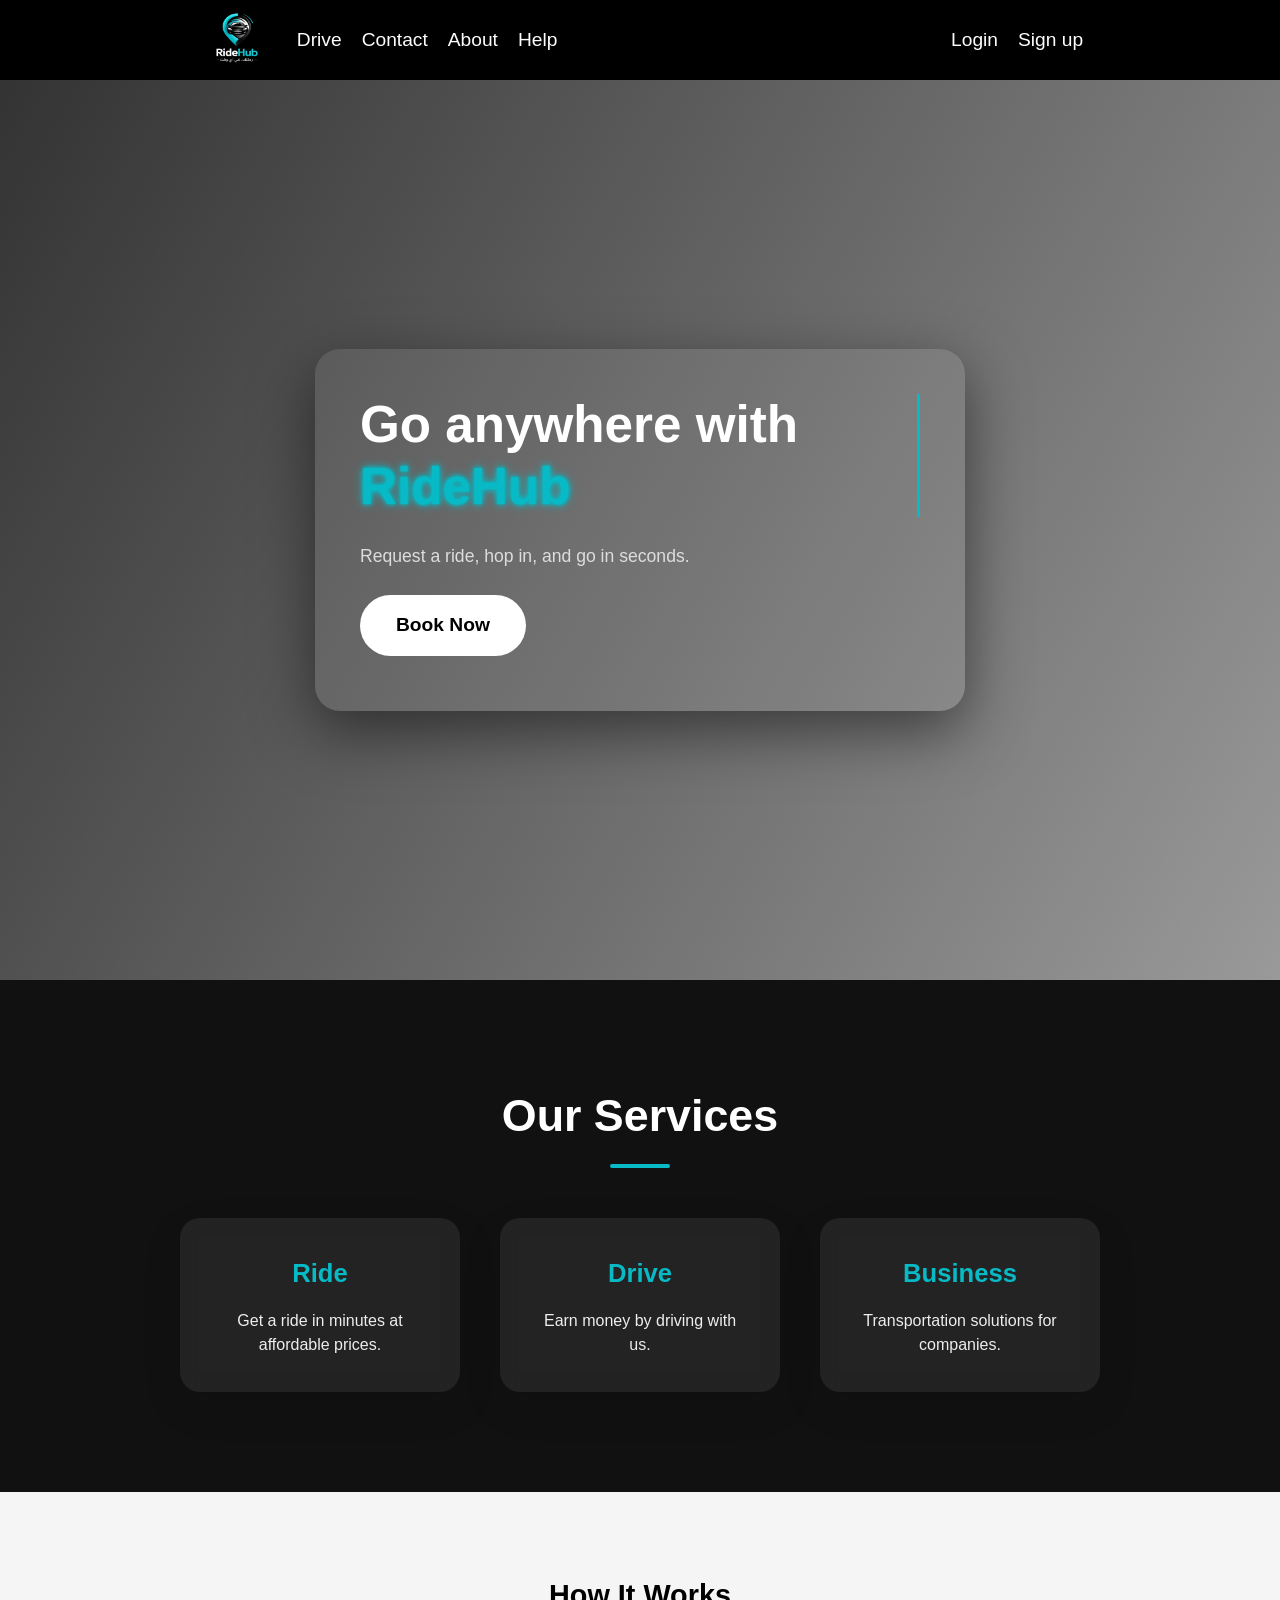
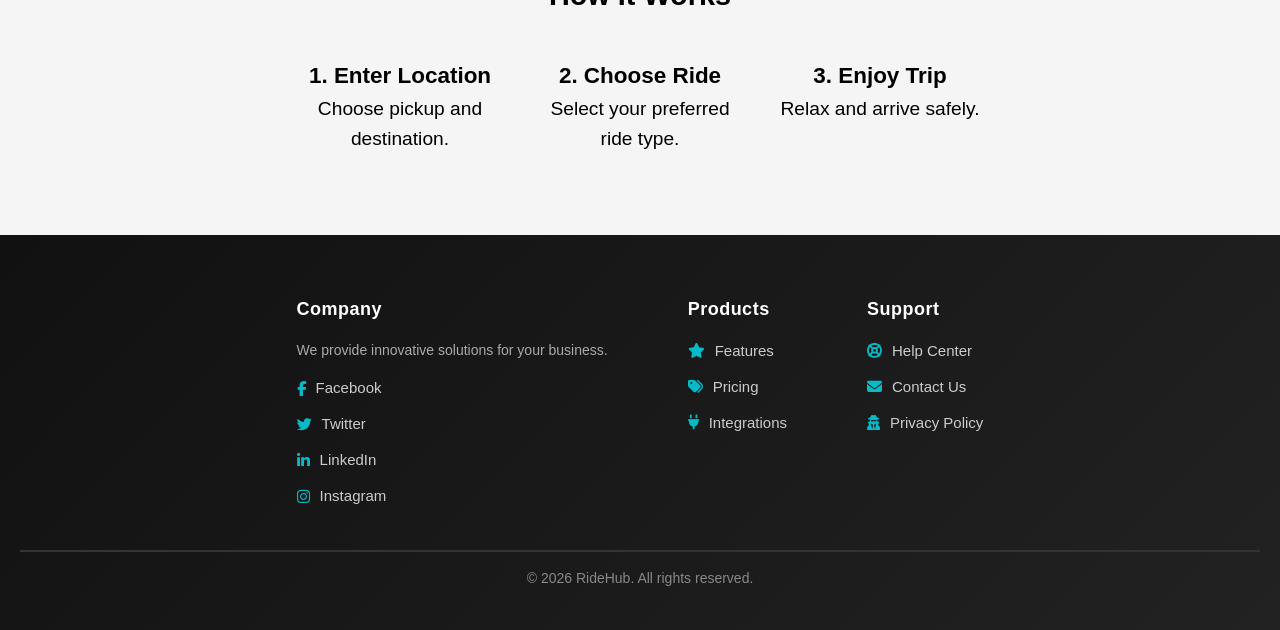
<file: index.html>
<!DOCTYPE html>
<html lang="en">

<head>
    <meta charset="UTF-8">
    <meta name="viewport" content="width=device-width, initial-scale=1.0">
    <title>Document</title>
    <link rel="stylesheet" href="https://cdnjs.cloudflare.com/ajax/libs/font-awesome/6.4.0/css/all.min.css">
    <link rel="stylesheet" href="assets/css/home.css">
</head>

<body>

    <nav class="nav_bar">

        <div class="left_nav_side">

            <ul class="left_nav_side_list">
                <li><a href="http://" target="_blank" rel="noopener noreferrer"><img src="./assets/images/logo.png"
                            width="80px" height="80px" alt="logo">
                    </a></li>
                <li><a href="drive.html" target="_blank" rel="noopener noreferrer">Drive</a></li>
                <li> <a href="contact.html" target="_blank" rel="noopener noreferrer">Contact</a></li>
                <li> <a href="about.html" target="_blank" rel="noopener noreferrer">About</a> </li>
                <li><a href="help.html" target="_blank" rel="noopener noreferrer">Help</a></li>
            </ul>


        </div>

        <div class="right_nav_side">
            <ul class="right_nav_side_list">
                <li><a href="login.html" target="_blank" rel="noopener noreferrer">Login</a></li>
                <li><a href="sign_up.html" target="_blank" rel="noopener noreferrer">Sign up</a></li>
            </ul>
        </div>


    </nav>

<section class="hero">

    
    <video autoplay muted loop playsinline class="hero-video">
        <source src="./assets/images/3121459-sd_640_360_24fps.mp4" type="video/mp4">
        Your browser does not support the video tag.
    </video>

    <div class="hero-content">

        <div class="hero-card">
            <h1 class="typing">
                Go anywhere with 
                <span class="brand">RideHub</span>
            </h1>
            <p class="fade-text">
                Request a ride, hop in, and go in seconds.
            </p>
            <a href="login.html" class="hero-btn"><span>Book Now</span></a>
        </div>

    </div>

</section>


<section class="services">
    <h2>Our Services</h2>
    <div class="cards">
        <div class="card">
            <h3>Ride</h3>
            <p>Get a ride in minutes at affordable prices.</p>
        </div>
        <div class="card">
            <h3>Drive</h3>
            <p>Earn money by driving with us.</p>
        </div>              
        <div class="card">
            <h3>Business</h3>
            <p>Transportation solutions for companies.</p>
        </div>
    </div>
</section>


<section class="how">
    <h2>How It Works</h2>
    <div class="steps">
        <div class="step">
            <h3>1. Enter Location</h3>
            <p>Choose pickup and destination.</p>
        </div>
        <div class="step">
            <h3>2. Choose Ride</h3>
            <p>Select your preferred ride type.</p>
        </div>
        <div class="step">
            <h3>3. Enjoy Trip</h3>
            <p>Relax and arrive safely.</p>
        </div>
    </div>
</section>


<footer class="footer">
  <div class="footer-links">
    <div class="link-column">
      <h4>Company</h4>
      <p>We provide innovative solutions for your business.</p>
      <a href="#"><i class="fab fa-facebook-f"></i> Facebook</a>
      <a href="#"><i class="fab fa-twitter"></i> Twitter</a>
      <a href="#"><i class="fab fa-linkedin-in"></i> LinkedIn</a>
      <a href="#"><i class="fab fa-instagram"></i> Instagram</a>
    </div>

    <div class="link-column">
      <h4>Products</h4>
      <a href="#"><i class="fas fa-star"></i> Features</a>
      <a href="#"><i class="fas fa-tags"></i> Pricing</a>
      <a href="#"><i class="fas fa-plug"></i> Integrations</a>
    </div>

    <div class="link-column">
      <h4>Support</h4>
      <a href="#"><i class="fas fa-life-ring"></i> Help Center</a>
      <a href="#"><i class="fas fa-envelope"></i> Contact Us</a>
      <a href="#"><i class="fas fa-user-secret"></i> Privacy Policy</a>
    </div>
  </div>

  <div class="footer-bottom">
    <hr>
    <p>© 2026 RideHub. All rights reserved.</p>
  </div>
</footer>



</body>

</html>
</file>
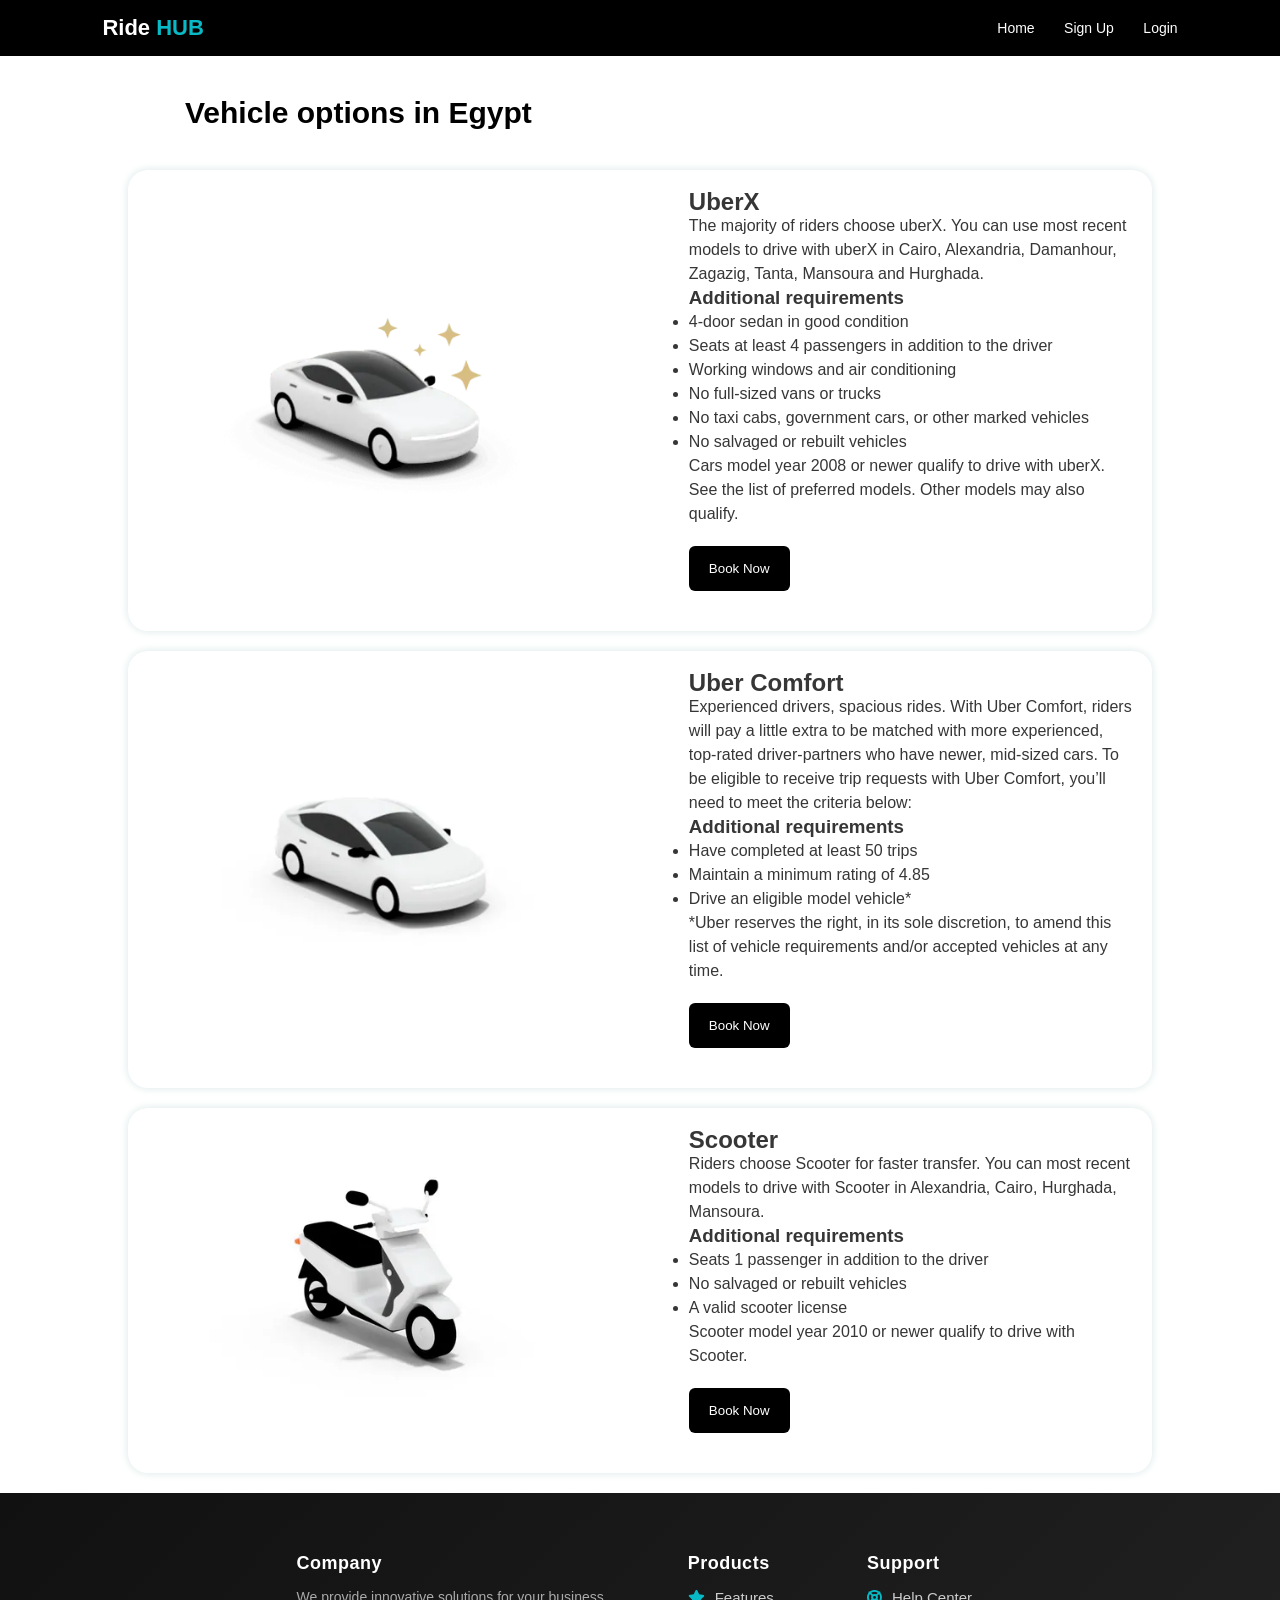
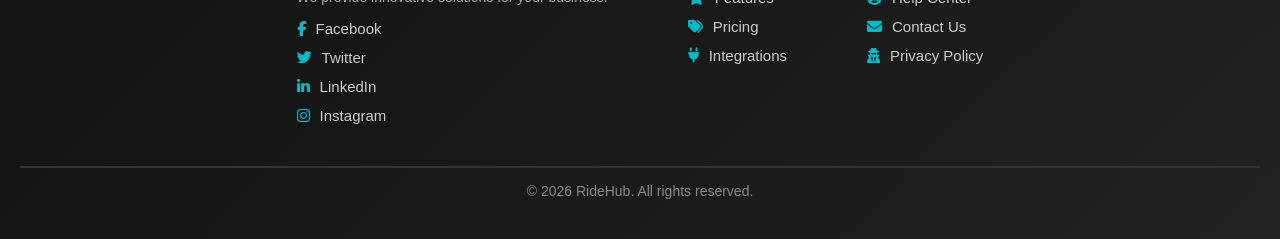
<file: booking_page.html>
<!DOCTYPE html>
<html lang="en">
<head>
  <meta charset="UTF-8">
    <meta name="viewport" content="width=device-width, initial-scale=1.0">
 <title>Document</title>
 <link href="https://fonts.googleapis.com/css2?family=Roboto:ital,wght@0,100..900;1,100..900&display=swap" rel="stylesheet">
 <link rel="stylesheet" href="https://cdnjs.cloudflare.com/ajax/libs/font-awesome/6.5.0/css/all.min.css">
 <link rel="stylesheet" href="./assets/css/booking_page.css">
</head>
<body>

<div class="navbar">
    <div class="logo">Ride <SPan>HUB</SPan></div>
    <div class="nav-links">
        <a href="index.html">Home</a>
        <a href="sign_up.html">Sign Up</a>
        <a href="login.html">Login</a>
    </div>
</div>

<section>
 <div class="title">
 <h1>Vehicle options in Egypt</h1>
 </div>
 
 <div class="container">
 <div class="uber-img">
 <img src="./assets/images/car.png" alt="car-img"/>
 </div>
 <div class="uber-text">
 <h2>UberX</h2>
 <p>
 The majority of riders choose uberX. You can use most recent models to drive with uberX in Cairo, Alexandria, Damanhour, Zagazig, Tanta, Mansoura and Hurghada.
 </p>
 <h3>Additional requirements</h3>
 <ul>
 <li>4-door sedan in good condition</li>
 <li>Seats at least 4 passengers in addition to the driver</li>
 <li>Working windows and air conditioning</li>
 <li>No full-sized vans or trucks</li>
 <li>No taxi cabs, government cars, or other marked vehicles</li>
 <li>No salvaged or rebuilt vehicles</li>
 </ul>
 <p>Cars model year 2008 or newer qualify to drive with uberX. See the list of preferred models. Other models may also qualify.</p>
 <button class="option-btn"><a href="option.html" target="_blank" rel="noopener noreferrer">Book Now</a></button>
 </div>
 
 </div>
 <div class="container">
 <div class="uber-img">
 <img src="./assets/images/car1.png" alt="car-img"/>
 </div>
 <div class="uber-text">
 <h2>Uber Comfort</h2>
 <p>
 Experienced drivers, spacious rides.
 With Uber Comfort, riders will pay a little extra to be matched with more experienced, top-rated driver-partners who have newer, mid-sized cars. To be eligible to receive trip requests with Uber Comfort, you’ll need to meet the criteria below:
 </p>
 <h3>Additional requirements</h3>
 <ul>
 <li>Have completed at least 50 trips</li>
 <li>Maintain a minimum rating of 4.85</li>
 <li>Drive an eligible model vehicle*</li>
 </ul>
 <p>*Uber reserves the right, in its sole discretion, to amend this list of vehicle requirements and/or accepted vehicles at any time.</p>
 <button class="option-btn"><a href="option.html" target="_blank" rel="noopener noreferrer">Book Now</a></button>
 </div>
 </div>
 <div class="container">
 <div class="uber-img">
 <img src="./assets/images/scotter.png" alt="scooter-img"/>
 </div>
 <div class="uber-text">
 <h2>Scooter</h2>
 <p>
 Riders choose Scooter for faster transfer. You can most recent models to drive with Scooter in Alexandria, Cairo, Hurghada, Mansoura.
 </p>
 <h3>Additional requirements</h3>
 <ul>
 <li>Seats 1 passenger in addition to the driver</li>
 <li>No salvaged or rebuilt vehicles</li>
 <li>A valid scooter license</li>
 </ul>
 <p>Scooter model year 2010 or newer qualify to drive with Scooter.</p>
 <button class="option-btn"><a href="option.html" target="_blank" rel="noopener noreferrer">Book Now</a></button>
 </div>
 </div>
</section>

<footer class="footer">
  <div class="footer-links">
    <div class="link-column">
      <h4>Company</h4>
      <p>We provide innovative solutions for your business.</p>
      <a href="#"><i class="fab fa-facebook-f"></i> Facebook</a>
      <a href="#"><i class="fab fa-twitter"></i> Twitter</a>
      <a href="#"><i class="fab fa-linkedin-in"></i> LinkedIn</a>
      <a href="#"><i class="fab fa-instagram"></i> Instagram</a>
    </div>

    <div class="link-column">
      <h4>Products</h4>
      <a href="#"><i class="fas fa-star"></i> Features</a>
      <a href="#"><i class="fas fa-tags"></i> Pricing</a>
      <a href="#"><i class="fas fa-plug"></i> Integrations</a>
    </div>

    <div class="link-column">
      <h4>Support</h4>
      <a href="#"><i class="fas fa-life-ring"></i> Help Center</a>
      <a href="#"><i class="fas fa-envelope"></i> Contact Us</a>
      <a href="#"><i class="fas fa-user-secret"></i> Privacy Policy</a>
    </div>
  </div>

  <div class="footer-bottom">
    <hr>
    <p>© 2026 RideHub. All rights reserved.</p>
  </div>
</footer>

 
<script src="./assets/js/script.js"></script>
</body>
</html>
</file>
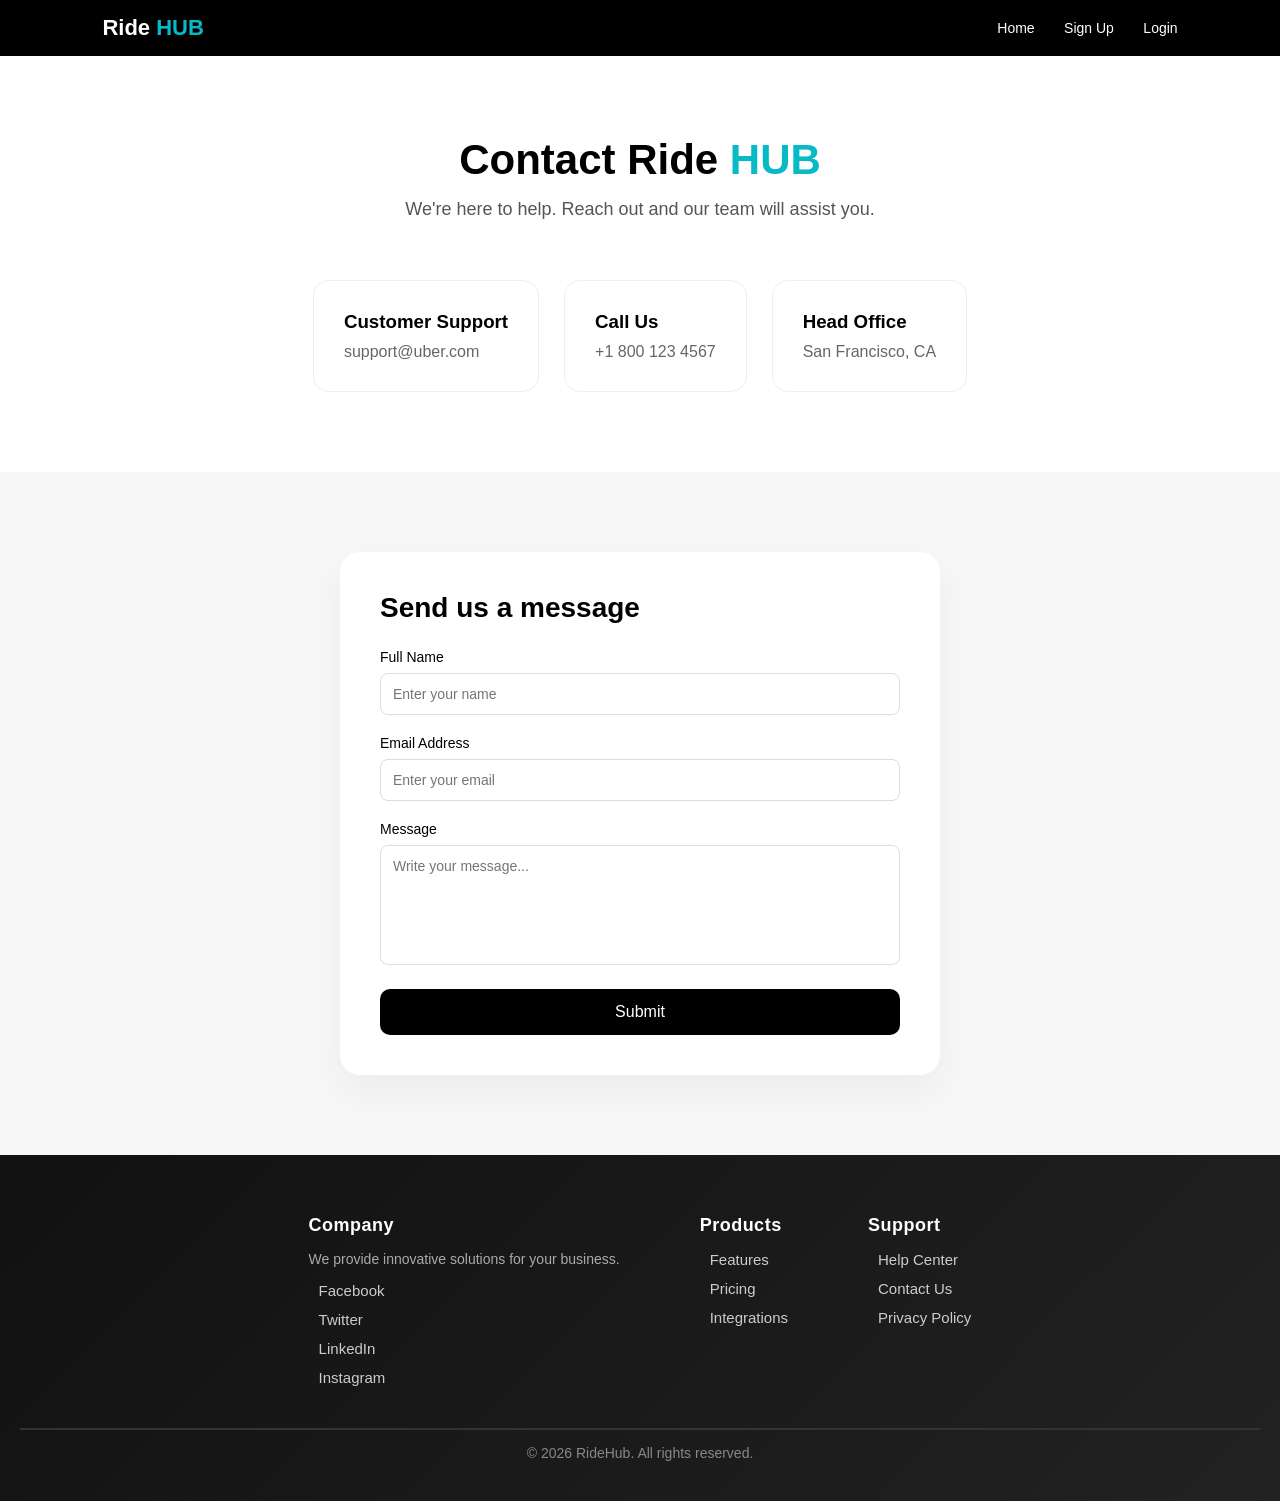
<file: contact.html>
<!DOCTYPE html>
<html lang="en">
<head>
    <meta charset="UTF-8">
    <title>Uber Contact</title>
    <meta name="viewport" content="width=device-width, initial-scale=1.0">
<link rel="stylesheet" href="./assets/css/contact.css">

</head>
<body>

    <header>
        <div class="navbar">
    <div class="logo">Ride <SPan>HUB</SPan></div>
    <div class="nav-links">
        <a href="index.html">Home</a>
        <a href="sign_up.html">Sign Up</a>
        <a href="login.html">Login</a>
    </div>
</div>

    </header>

    <section class="hero">
        <h1>Contact  Ride <SPan>HUB</SPan></h1>
        <p>We're here to help. Reach out and our team will assist you.</p>
    </section>

    <section class="info-section">
        <div class="card">
            <h3>Customer Support</h3>
            <p>support@uber.com</p>
        </div>

        <div class="card">
            <h3>Call Us</h3>
            <p>+1 800 123 4567</p>
        </div>

        <div class="card">
            <h3>Head Office</h3>
            <p>San Francisco, CA</p>
        </div>
    </section>

    <section class="form-section">
        <div class="form-container">
            <h2>Send us a message</h2>
            <form>
                <div class="form-group">
                    <label for="name">Full Name</label>
                    <input type="text" name="full_name" value="" placeholder="Enter your name" id="name">
                </div>

                <div class="form-group">
                    <label for="mail">Email Address</label>
                    <input type="email" name="email" value="" placeholder="Enter your email" id="mail">
                </div>

                <div class="form-group">
                    <label for="message">Message</label>
                    <textarea placeholder="Write your message..." id="message" ></textarea>
                </div>

                <button class="btn">Submit</button>
            </form>
        </div>
    </section>

    

<footer class="footer">
  <div class="footer-links">
    <div class="link-column">
      <h4>Company</h4>
      <p>We provide innovative solutions for your business.</p>
      <a href="#"><i class="fab fa-facebook-f"></i> Facebook</a>
      <a href="#"><i class="fab fa-twitter"></i> Twitter</a>
      <a href="#"><i class="fab fa-linkedin-in"></i> LinkedIn</a>
      <a href="#"><i class="fab fa-instagram"></i> Instagram</a>
    </div>

    <div class="link-column">
      <h4>Products</h4>
      <a href="#"><i class="fas fa-star"></i> Features</a>
      <a href="#"><i class="fas fa-tags"></i> Pricing</a>
      <a href="#"><i class="fas fa-plug"></i> Integrations</a>
    </div>

    <div class="link-column">
      <h4>Support</h4>
      <a href="#"><i class="fas fa-life-ring"></i> Help Center</a>
      <a href="#"><i class="fas fa-envelope"></i> Contact Us</a>
      <a href="#"><i class="fas fa-user-secret"></i> Privacy Policy</a>
    </div>
  </div>

  <div class="footer-bottom">
    <hr>
    <p>© 2026 RideHub. All rights reserved.</p>
  </div>
</footer>



<script src="./assets/js/script.js"></script>

</body>
</html>
</file>
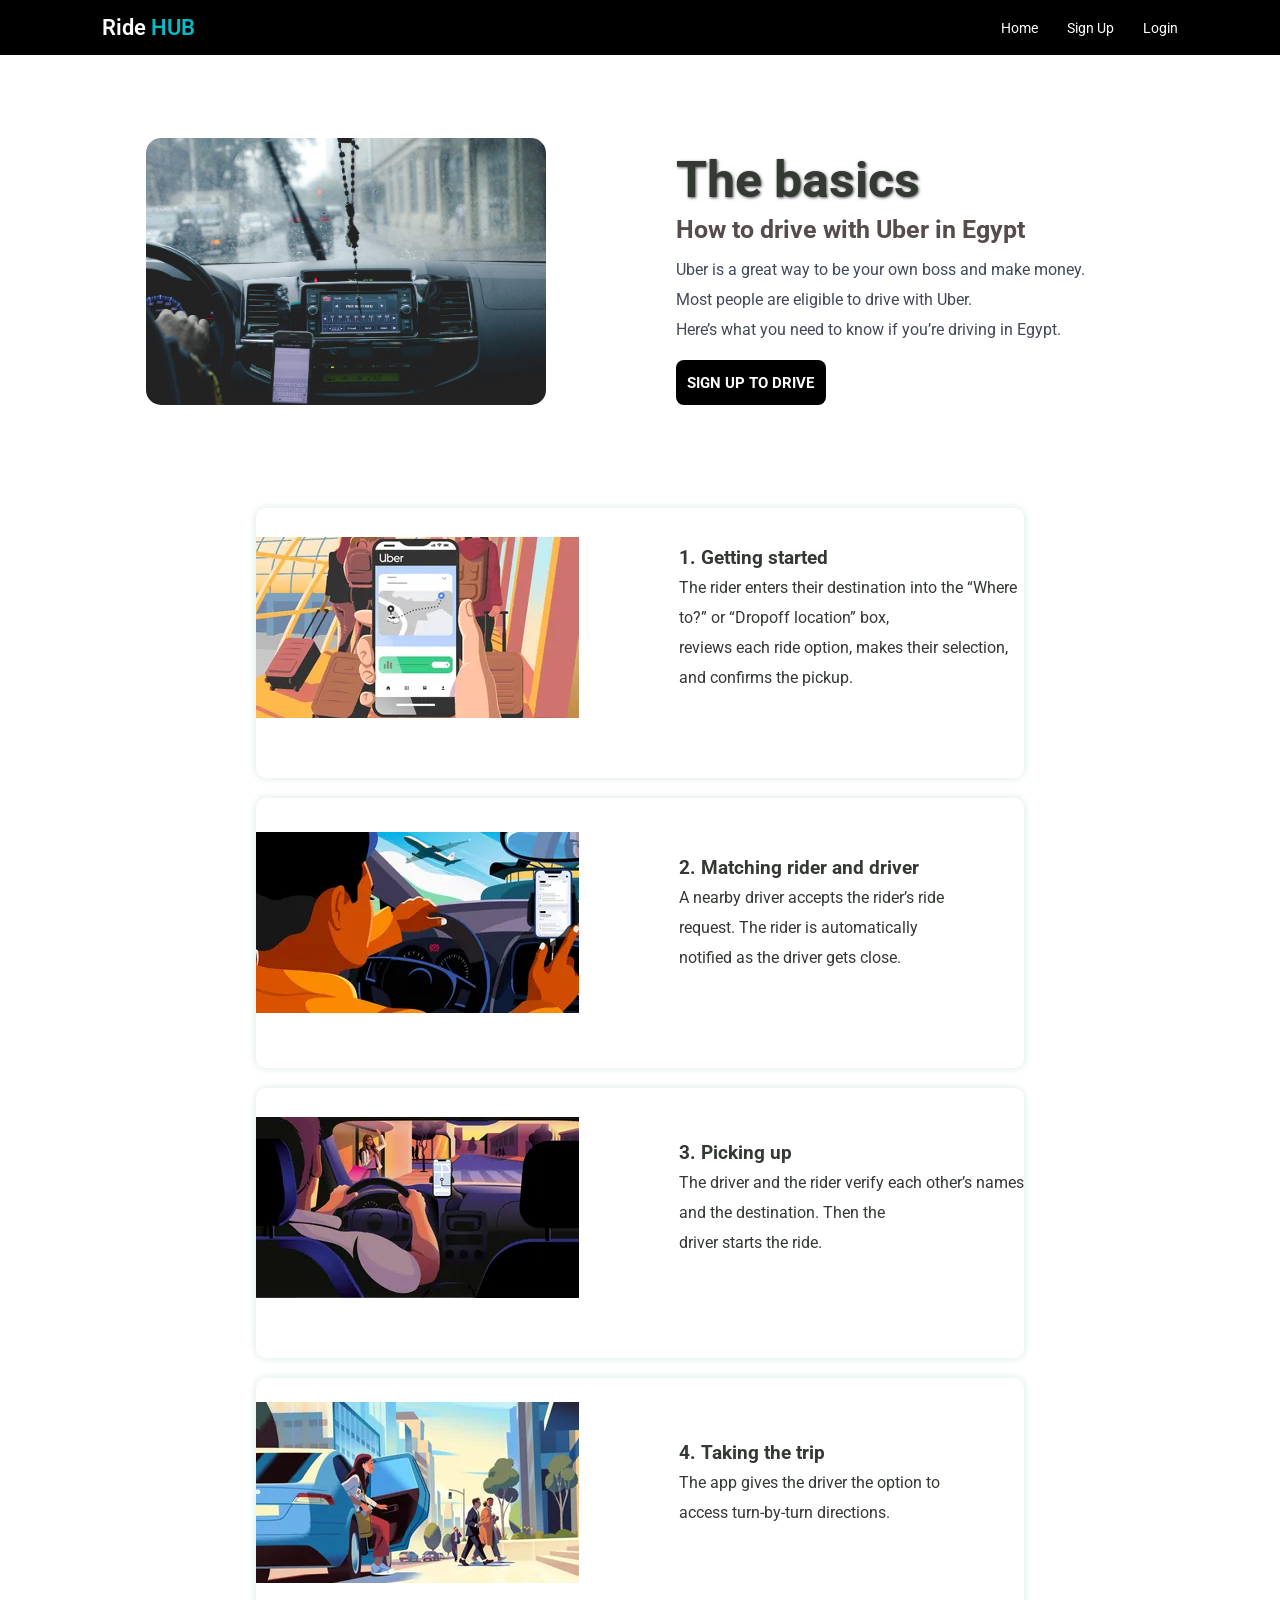
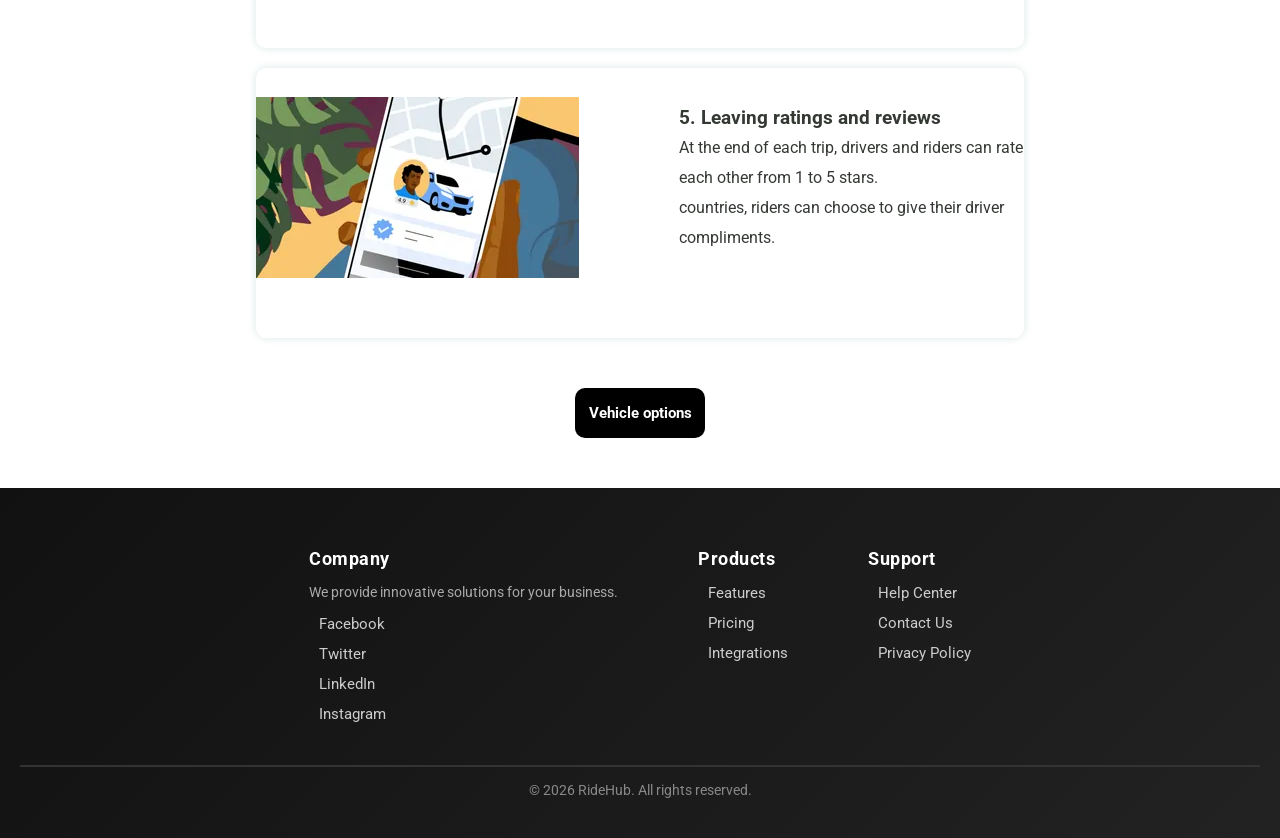
<file: drive.html>
<!doctype html>
<html lang="en">
  <head>
    <meta charset="UTF-8" />
    <meta name="viewport" content="width=device-width, initial-scale=1.0" />
    <link
      href="https://fonts.googleapis.com/css2?family=Roboto:ital,wght@0,100..900;1,100..900&display=swap"
      rel="stylesheet"
    />
    <title>uber</title>
    <link rel="stylesheet" href="./assets/css/drive.css" />
  </head>

  <body>
    <!--start navbar -->
    <div class="navbar">
      <div class="logo">Ride <span>HUB</span></div>
      <div class="nav-links">
        <a href="index.html">Home</a>
        <a href="sign_up.html">Sign Up</a>
        <a href="login.html">Login</a>
      </div>
    </div> 
<!-- end navbar -->

<!--start content-drive1 -->
    <section class="content-drive1">
      <div class="img-drive">
        <img src="./assets/images/pexels-marywhitneyph-1024241.jpg" alt="drive" />
      </div>

      <div class="drive-text">
        <h1>The basics</h1>
        <h3>How to drive with Uber in Egypt</h3>
        <p>
          Uber is a great way to be your own boss and make money. <br />
          Most people are eligible to drive with Uber. <br />
          Here’s what you need to know if you’re driving in Egypt.
        </p>

        <a href="drive_sign up.html" target="_blank"><button class="sign-up">SIGN UP TO DRIVE</button></a>
      </div>
    </section>
<!--end content-drive1 -->


<!--start Types  container -->
      <div class="Types">
            <div class="container">
            <div class="started">
                <div class="imge">
                    <img src="./assets/images/1772391950969.png" alt="Getting started">
                </div>
                <div class="details">
                    <h3>1. Getting started</h3>
                    <p>The rider enters their destination into the “Where to?” or “Dropoff location” box, <br>
                        reviews each ride option, makes their selection, and confirms the pickup.</p>
                </div>
            </div>
            </div>

           <div class="container">
            <div class="Matching">
                <div class="imge">
                    <img src="./assets/images/1772391944250.png" alt="Getting started">
                </div>
                <div class="details">
                    <h3>2. Matching rider and driver</h3>
                    <p>A nearby driver accepts the rider’s ride request. The rider is automatically <br>
                        notified as the driver gets close.</p>
                </div>
            </div>

           </div>

 <div class="container">
            <div class="Picking">
                <div class="imge">
                    <img src="./assets/images/1772391938391.png" alt="Getting started">
                </div>
                <div class="details">
                    <h3>3. Picking up</h3>
                    <p>The driver and the rider verify each other’s names and the destination. Then the <br>
                        driver starts the ride.</p>
                </div>
            </div>
 </div>

 <div class="container">
                <div class="Taking">
                <div class="imge">
                    <img src="./assets/images/1772391931998.png" alt="Getting started">
                </div>
                <div class="details">
                    <h3>4. Taking the trip</h3>
                    <p>The app gives the driver the option to access turn-by-turn directions.</p>
                </div>
            </div>
 </div>

    <div class="container">  
                <div class="Leaving">
                <div class="imge">
                    <img src="./assets/images/1772391928557.png" alt="Getting started">
                </div>
                <div class="details">
                    <h3>5. Leaving ratings and reviews</h3>
                    <p>At the end of each trip, drivers and riders can rate each other from 1 to 5 stars. <br>
                        countries, riders can choose to give their driver compliments.</p>
                </div>
            </div>
 </div>
  
        </div>

      <div class="options">
        <a href="booking_page.html" target="_blank"
          ><button>Vehicle options</button></a
        >
      </div>
    </div>

<!--end Types  container -->


<footer class="footer">
  <div class="footer-links">
    <div class="link-column">
      <h4>Company</h4>
      <p>We provide innovative solutions for your business.</p>
      <a href="#"><i class="fab fa-facebook-f"></i> Facebook</a>
      <a href="#"><i class="fab fa-twitter"></i> Twitter</a>
      <a href="#"><i class="fab fa-linkedin-in"></i> LinkedIn</a>
      <a href="#"><i class="fab fa-instagram"></i> Instagram</a>
    </div>

    <div class="link-column">
      <h4>Products</h4>
      <a href="#"><i class="fas fa-star"></i> Features</a>
      <a href="#"><i class="fas fa-tags"></i> Pricing</a>
      <a href="#"><i class="fas fa-plug"></i> Integrations</a>
    </div>

    <div class="link-column">
      <h4>Support</h4>
      <a href="#"><i class="fas fa-life-ring"></i> Help Center</a>
      <a href="#"><i class="fas fa-envelope"></i> Contact Us</a>
      <a href="#"><i class="fas fa-user-secret"></i> Privacy Policy</a>
    </div>
  </div>

  <div class="footer-bottom">
    <hr>
    <p>© 2026 RideHub. All rights reserved.</p>
  </div>
</footer>










<script src="./assets/js/script.js"></script>

  </body>
</html>
</file>
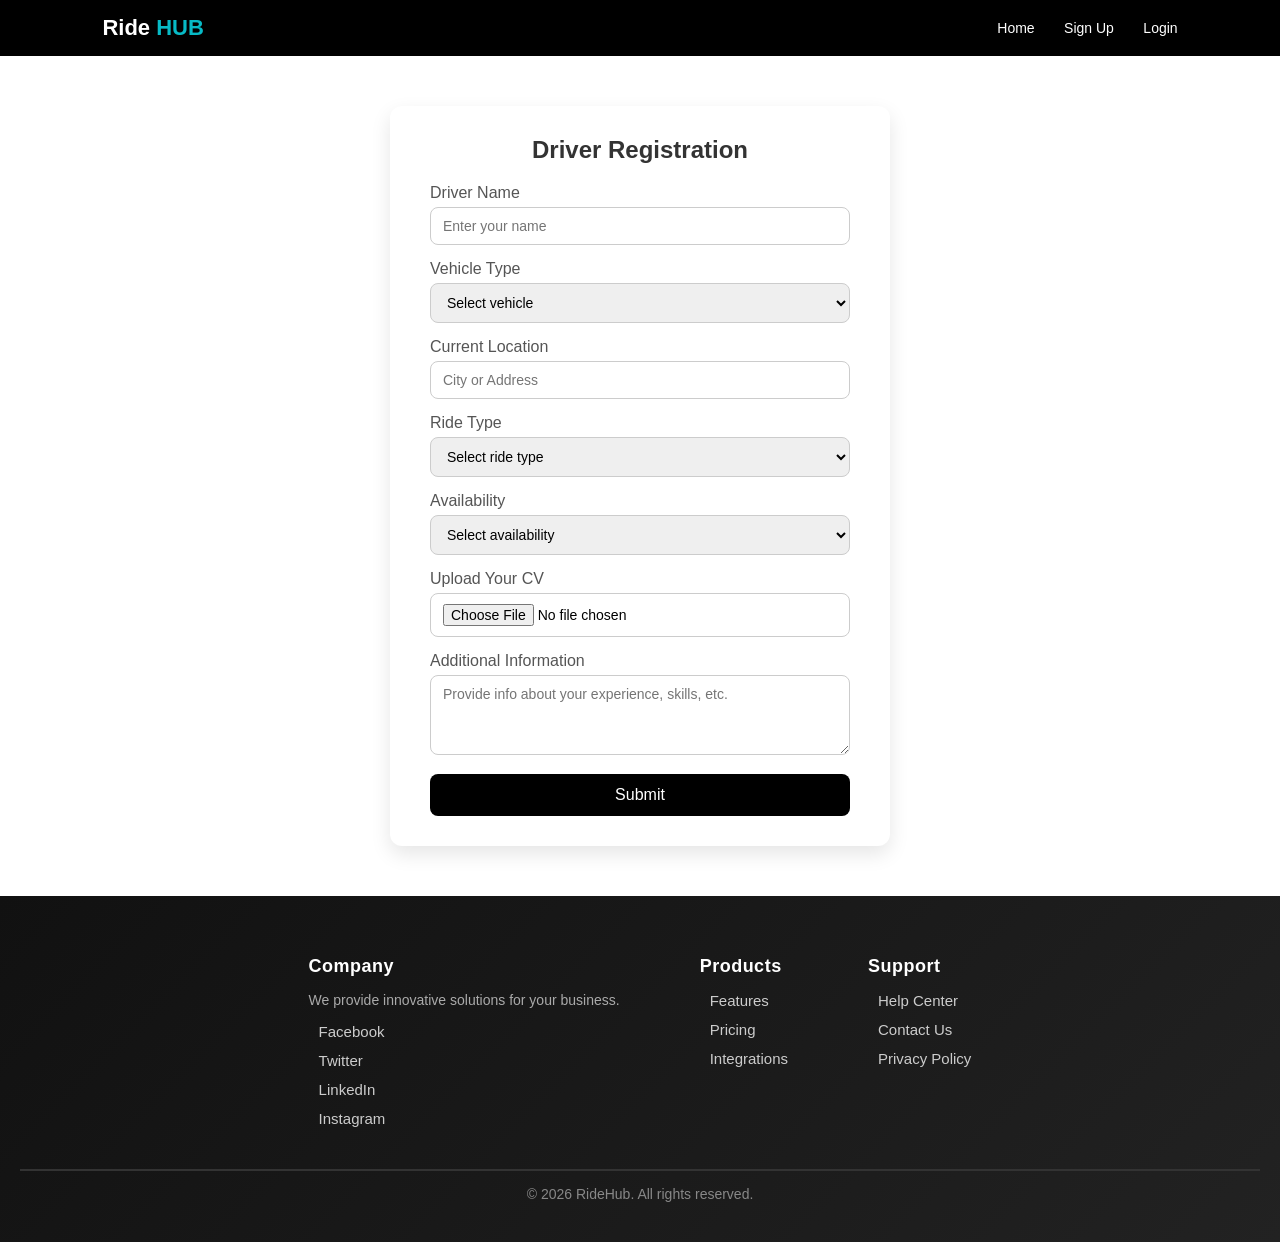
<file: drive_sign up.html>
<!doctype html>
<html lang="en">
  <head>
    <meta charset="UTF-8" />
    <meta name="viewport" content="width=device-width, initial-scale=1.0" />
    <title>Driver Registration - Uber Simulation</title>
    <link rel="stylesheet" href="./assets/css/drive_signup.css" />
  </head>
  <body>
    <!-- navbar -->
    <div class="navbar">
      <div class="logo">Ride <span>HUB</span></div>
      <div class="nav-links">
        <a href="index.html">Home</a>
        <a href="sign_up.html">Sign Up</a>
        <a href="login.html">Login</a>
      </div>
    </div>

    <!-- driver-form-container -->
    <div class="driver-form-container">
      <h2>Driver Registration</h2>
      <form>
        <!-- form-group -->
        <!-- driverName -->
        <div class="form-group">
          <label for="driverName">Driver Name</label>
          <input
            type="text"
            id="driverName"
            name="driverName"
            placeholder="Enter your name"
            required
          />
        </div>
        <!-- vehicle -->
        <div class="form-group">
          <label for="vehicle">Vehicle Type</label>
          <select id="vehicle" name="vehicle" required>
            <option value="">Select vehicle</option>
            <option value="sedan">car</option>
            <option value="suv">taxi</option>
            <option value="van">scotter</option>
            <option value="motorbike">Motorbike</option>
          </select>
        </div>
        <!-- location -->
        <div class="form-group">
          <label for="location">Current Location</label>
          <input
            type="text"
            id="location"
            name="location"
            placeholder="City or Address"
            required
          />
        </div>
        <!-- rideType -->
        <div class="form-group">
          <label for="rideType">Ride Type</label>
          <select id="rideType" name="rideType" required>
            <option value="">Select ride type</option>
            <option value="standard">Standard</option>
            <option value="premium">Premium</option>
            <option value="pool">Pool</option>
          </select>
        </div>
        <!-- availability -->
        <div class="form-group">
          <label for="availability">Availability</label>
          <select id="availability" name="availability" required>
            <option value="">Select availability</option>
            <option value="available">Available</option>
            <option value="not_available">Not Available</option>
          </select>
        </div>

        <!-- Upload CV -->
        <div class="form-group">
          <label for="cv">Upload Your CV</label>
          <input
            type="file"
            id="cv"
            name="cv"
            accept=".pdf,.doc,.docx"
            required
          />
        </div>

        <!-- Additional Info -->
        <div class="form-group">
          <label for="additionalInfo">Additional Information</label>
          <textarea
            id="additionalInfo"
            name="additionalInfo"
            placeholder="Provide info about your experience, skills, etc."
            required
          ></textarea>
        </div>

        <button type="submit" class="submit-btn">Submit</button>
      </form>
    </div>




<footer class="footer">
  <div class="footer-links">
    <div class="link-column">
      <h4>Company</h4>
      <p>We provide innovative solutions for your business.</p>
      <a href="#"><i class="fab fa-facebook-f"></i> Facebook</a>
      <a href="#"><i class="fab fa-twitter"></i> Twitter</a>
      <a href="#"><i class="fab fa-linkedin-in"></i> LinkedIn</a>
      <a href="#"><i class="fab fa-instagram"></i> Instagram</a>
    </div>

    <div class="link-column">
      <h4>Products</h4>
      <a href="#"><i class="fas fa-star"></i> Features</a>
      <a href="#"><i class="fas fa-tags"></i> Pricing</a>
      <a href="#"><i class="fas fa-plug"></i> Integrations</a>
    </div>

    <div class="link-column">
      <h4>Support</h4>
      <a href="#"><i class="fas fa-life-ring"></i> Help Center</a>
      <a href="#"><i class="fas fa-envelope"></i> Contact Us</a>
      <a href="#"><i class="fas fa-user-secret"></i> Privacy Policy</a>
    </div>
  </div>

  <div class="footer-bottom">
    <hr>
    <p>© 2026 RideHub. All rights reserved.</p>
  </div>
</footer>


    <script src="./assets/js/script.js"></script>
  </body>
</html>
</file>
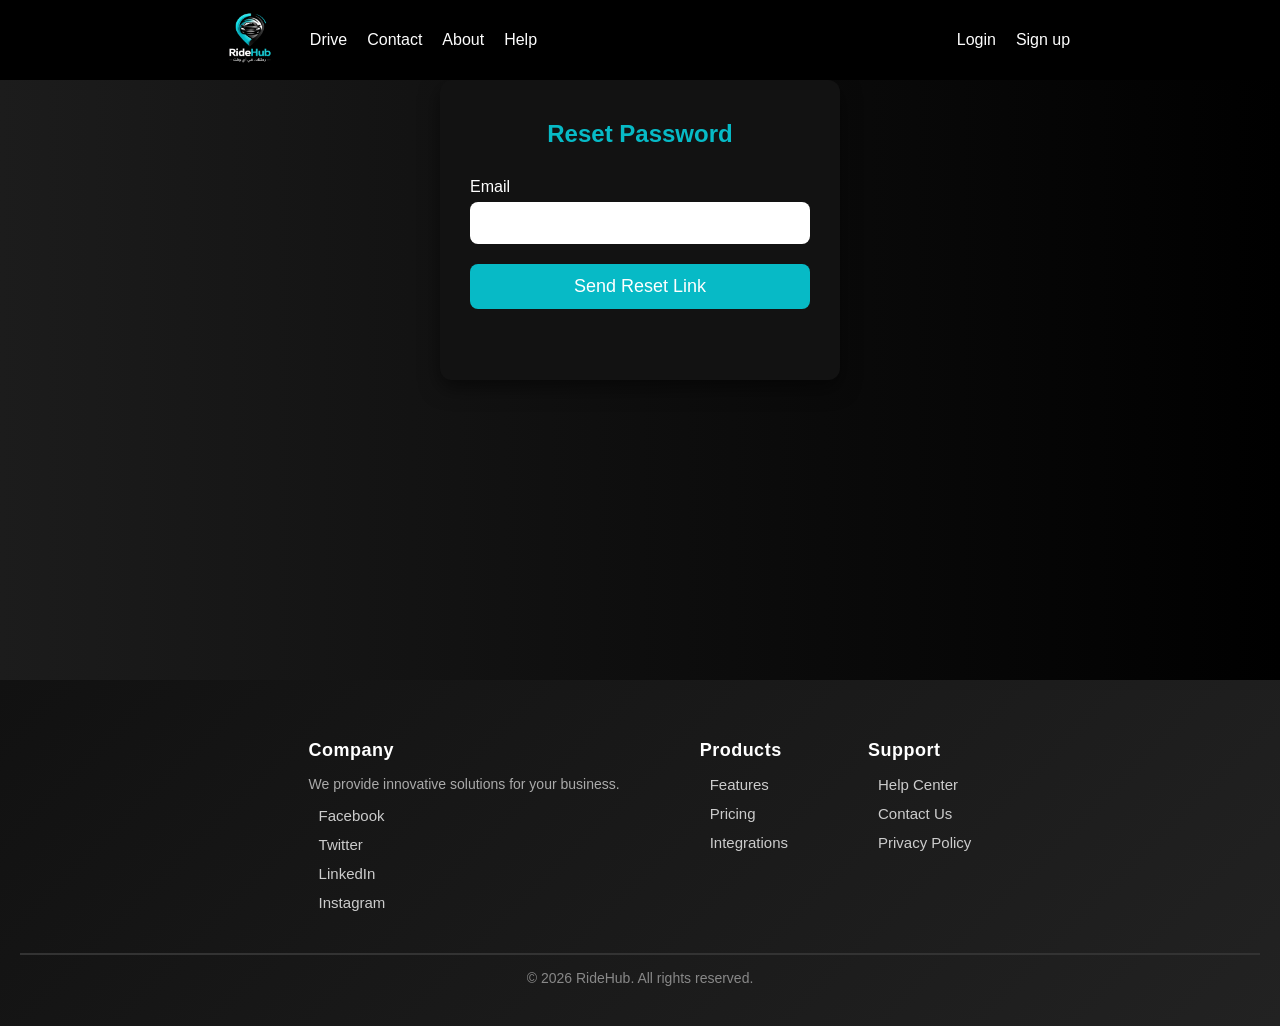
<file: forgot_pass.html>
<!DOCTYPE html>
<html>
<head>
  <title>Forgot Password</title>
  <link rel="stylesheet" href="assets/css/login.css">
  <link rel="stylesheet" href="assets/css/forgot_pass.css">
</head>
<body>

<nav class="nav_bar">

        <div class="left_nav_side">

            <ul class="left_nav_side_list">
                <li><a href="http://" target="_blank" rel="noopener noreferrer"><img src="./assets/images/logo.png"
                            width="80px" height="80px" alt="logo">
                    </a></li>
                <li><a href="drive.html" target="_blank" rel="noopener noreferrer">Drive</a></li>
                <li> <a href="contact.html" target="_blank" rel="noopener noreferrer">Contact</a></li>
                <li> <a href="about.html" target="_blank" rel="noopener noreferrer">About</a> </li>
                <li><a href="help.html" target="_blank" rel="noopener noreferrer">Help</a></li>
            </ul>


        </div>

        <div class="right_nav_side">
            <ul class="right_nav_side_list">
                <li><a href="login.html" target="_blank" rel="noopener noreferrer">Login</a></li>
                <li><a href="sign_up.html" target="_blank" rel="noopener noreferrer">Sign up</a></li>
            </ul>
        </div>


    </nav>



<div class="login-container">
  <h2>Reset Password</h2>

  <form id="forgotForm">
    <div class="form-group">
      <label>Email</label>
      <input type="email" id="resetEmail" required>
    </div>

    <button type="submit" class="login-btn">Send Reset Link</button>

    <div id="message"></div>
  </form>
</div>


<footer class="footer">
  <div class="footer-links">
    <div class="link-column">
      <h4>Company</h4>
      <p>We provide innovative solutions for your business.</p>
      <a href="#"><i class="fab fa-facebook-f"></i> Facebook</a>
      <a href="#"><i class="fab fa-twitter"></i> Twitter</a>
      <a href="#"><i class="fab fa-linkedin-in"></i> LinkedIn</a>
      <a href="#"><i class="fab fa-instagram"></i> Instagram</a>
    </div>

    <div class="link-column">
      <h4>Products</h4>
      <a href="#"><i class="fas fa-star"></i> Features</a>
      <a href="#"><i class="fas fa-tags"></i> Pricing</a>
      <a href="#"><i class="fas fa-plug"></i> Integrations</a>
    </div>

    <div class="link-column">
      <h4>Support</h4>
      <a href="#"><i class="fas fa-life-ring"></i> Help Center</a>
      <a href="#"><i class="fas fa-envelope"></i> Contact Us</a>
      <a href="#"><i class="fas fa-user-secret"></i> Privacy Policy</a>
    </div>
  </div>

  <div class="footer-bottom">
    <hr>
    <p>© 2026 RideHub. All rights reserved.</p>
  </div>
</footer>


<script>
  const form = document.getElementById("forgotForm");
  const message = document.getElementById("message");

  form.addEventListener("submit", function(e){
    e.preventDefault();

    const email = document.getElementById("resetEmail").value;

    console.log("Reset requested for:", email);

    message.style.color = "green";
    message.textContent = "Reset link sent successfully!";

    setTimeout(()=>{
      window.location.href = "reset.html";
    },1500);
  });
</script>

</body>
</html>
</file>
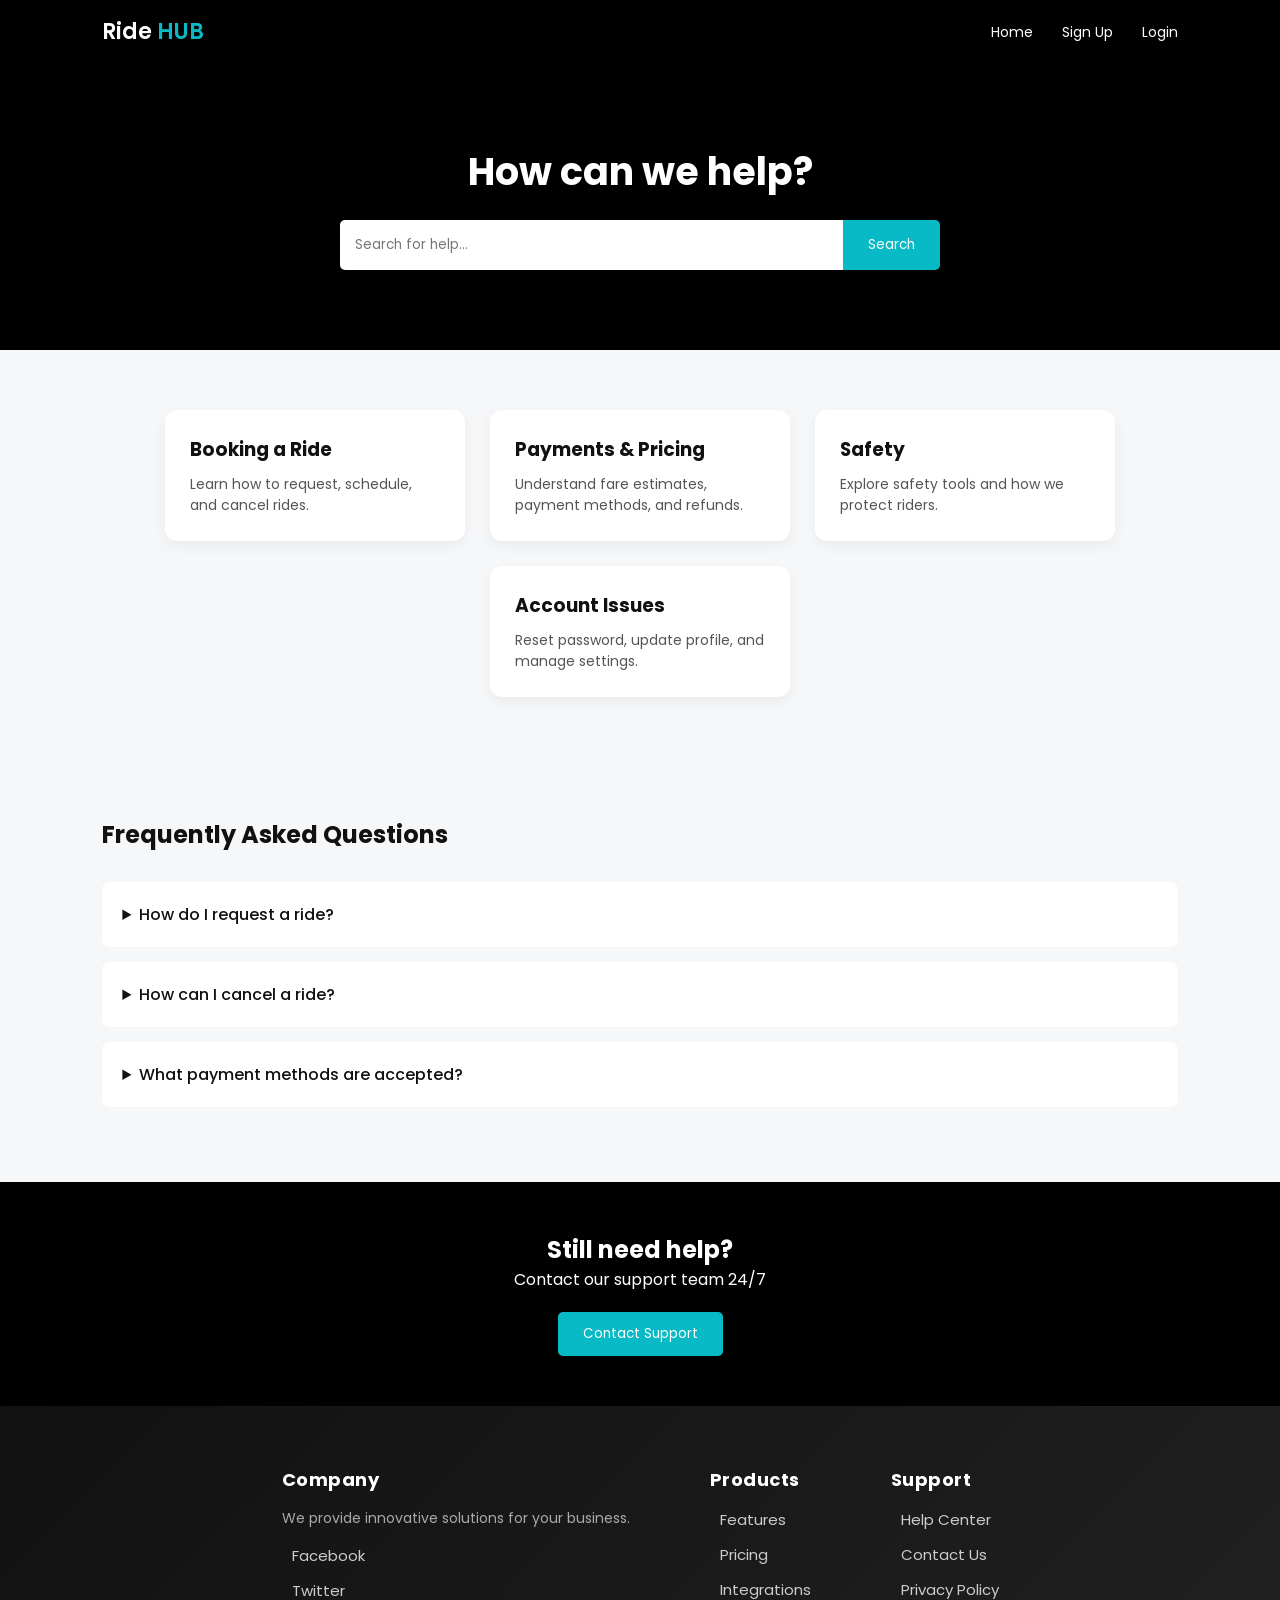
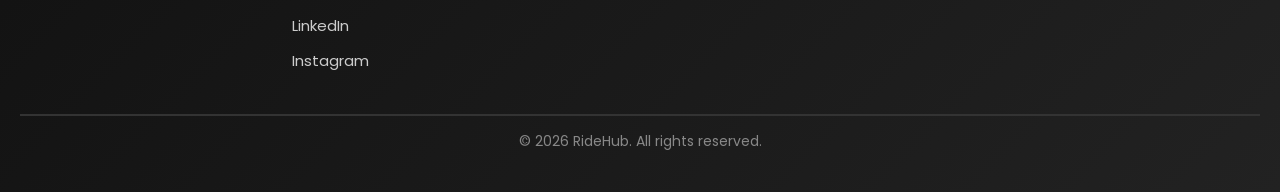
<file: help.html>
<!DOCTYPE html>
<html lang="en">
<head>
<meta charset="UTF-8">
<meta name="viewport" content="width=device-width, initial-scale=1.0">
<title>Help Center - RideNow</title>

<link href="https://fonts.googleapis.com/css2?family=Poppins:wght@300;400;500;600;700&display=swap" rel="stylesheet">
<link rel="stylesheet" href="./assets/css/help.css">
</head>

<body>

<div class="navbar">
    <div class="logo">Ride <SPan>HUB</SPan></div>
    <div class="nav-links">
        <a href="index.html">Home</a>
        <a href="sign_up.html">Sign Up</a>
        <a href="login.html">Login</a>
    </div>
</div>


<section class="hero">
    <h1>How can we help?</h1>
    <div class="search-box">
        <input type="text" placeholder="Search for help...">
        <button>Search</button>
    </div>
</section>


<section class="categories">

    <div class="card">
        <h3>Booking a Ride</h3>
        <p>Learn how to request, schedule, and cancel rides.</p>
    </div>

    <div class="card">
        <h3>Payments & Pricing</h3>
        <p>Understand fare estimates, payment methods, and refunds.</p>
    </div>

    <div class="card">
        <h3>Safety</h3>
        <p>Explore safety tools and how we protect riders.</p>
    </div>

    <div class="card">
        <h3>Account Issues</h3>
        <p>Reset password, update profile, and manage settings.</p>
    </div>

</section>



<section class="Questions">
    <h2>Frequently Asked Questions</h2>

    <details class="Questions-item">
        <summary>How do I request a ride?</summary>
        <p>Enter your pickup location, destination, choose ride type, and confirm your request.</p>
    </details>

    <details class="Questions-item">
        <summary>How can I cancel a ride?</summary>
        <p>You can cancel a ride before the driver arrives. Cancellation fees may apply.</p>
    </details>

    <details class="Questions-item">
        <summary>What payment methods are accepted?</summary>
        <p>We accept credit cards, debit cards, and digital wallets.</p>
    </details>

</section>


<section class="contact">
    <h2>Still need help?</h2>
    <p>Contact our support team 24/7</p>
    <button ><a href="contact.html" target="_blank" rel="noopener noreferrer">Contact Support</a></button>
</section>



<footer class="footer">
  <div class="footer-links">
    <div class="link-column">
      <h4>Company</h4>
      <p>We provide innovative solutions for your business.</p>
      <a href="#"><i class="fab fa-facebook-f"></i> Facebook</a>
      <a href="#"><i class="fab fa-twitter"></i> Twitter</a>
      <a href="#"><i class="fab fa-linkedin-in"></i> LinkedIn</a>
      <a href="#"><i class="fab fa-instagram"></i> Instagram</a>
    </div>

    <div class="link-column">
      <h4>Products</h4>
      <a href="#"><i class="fas fa-star"></i> Features</a>
      <a href="#"><i class="fas fa-tags"></i> Pricing</a>
      <a href="#"><i class="fas fa-plug"></i> Integrations</a>
    </div>

    <div class="link-column">
      <h4>Support</h4>
      <a href="#"><i class="fas fa-life-ring"></i> Help Center</a>
      <a href="#"><i class="fas fa-envelope"></i> Contact Us</a>
      <a href="#"><i class="fas fa-user-secret"></i> Privacy Policy</a>
    </div>
  </div>

  <div class="footer-bottom">
    <hr>
    <p>© 2026 RideHub. All rights reserved.</p>
  </div>
</footer>

<script src="./assets/js/script.js"></script>

</body>
</html>
</file>
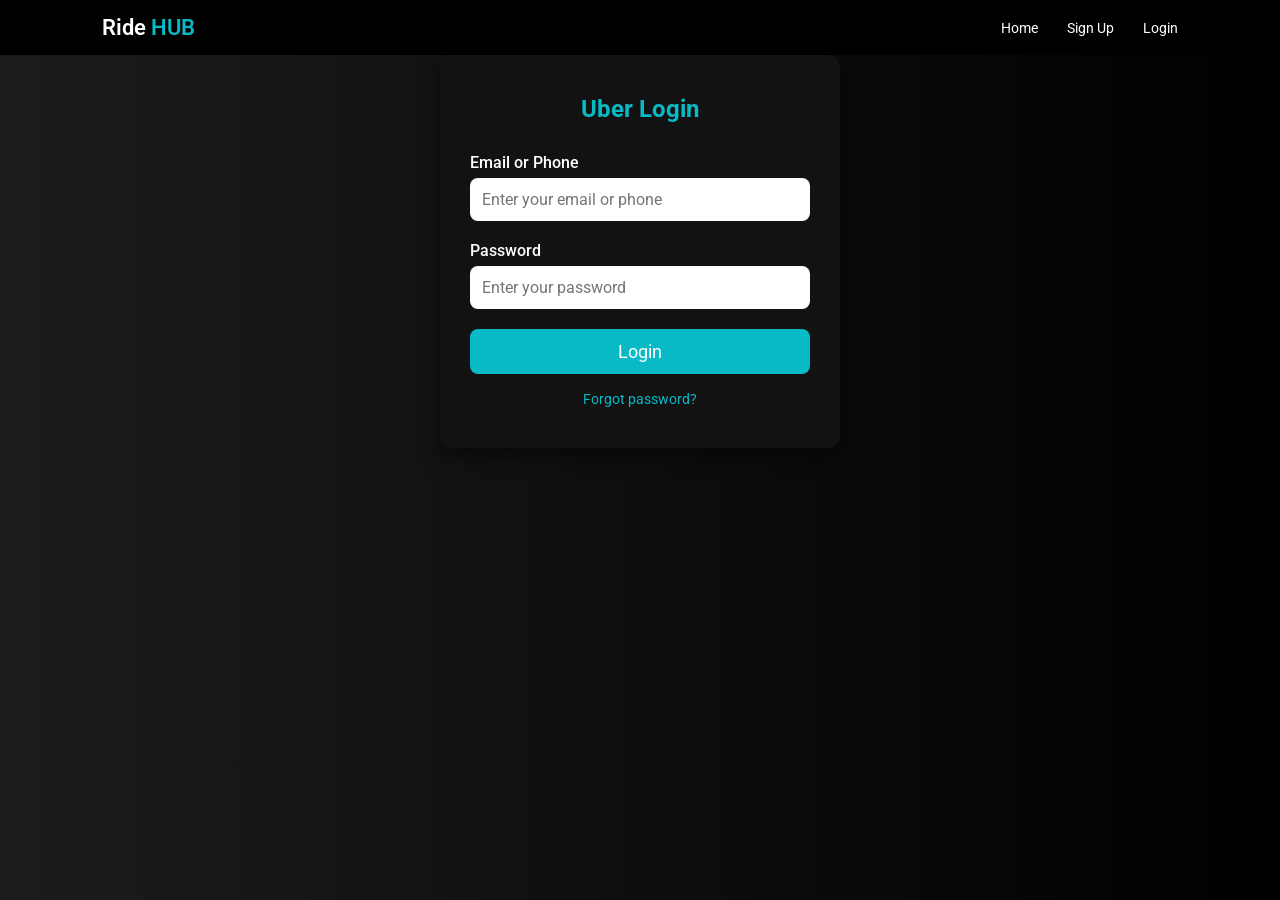
<file: login.html>
<!DOCTYPE html>
<html lang="en">
<head>
  <meta charset="UTF-8">
  <meta name="viewport" content="width=device-width, initial-scale=1.0">
  <title>Uber Service Login</title>
  <link href="https://fonts.googleapis.com/css2?family=Roboto:wght@400;700&display=swap" rel="stylesheet">
  <link rel="stylesheet" href="./assets/css/login.css">
</head>
<body>

    
<div class="navbar">
    <div class="logo">Ride <SPan>HUB</SPan></div>
    <div class="nav-links">
        <a href="index.html">Home</a>
        <a href="sign_up.html">Sign Up</a>
        <a href="login.html">Login</a>
    </div>
</div>
  <div class="login-container">
    <h2>Uber Login</h2>
    <form>
      <div class="form-group">
        <label for="email">Email or Phone</label>
        <input type="text" id="email" placeholder="Enter your email or phone" required>
      </div>

      <div class="form-group">
        <label for="password">Password</label>
        <input type="password" id="password" placeholder="Enter your password" required>
      </div>

      <button type="submit" class="login-btn">Login</button>

      <div class="forgot">
        <a href="forgot_pass.html">Forgot password?</a>
      </div>
    </form>
  </div>

  
<script src="./assets/js/script.js"></script>

</body>
</html>
</file>
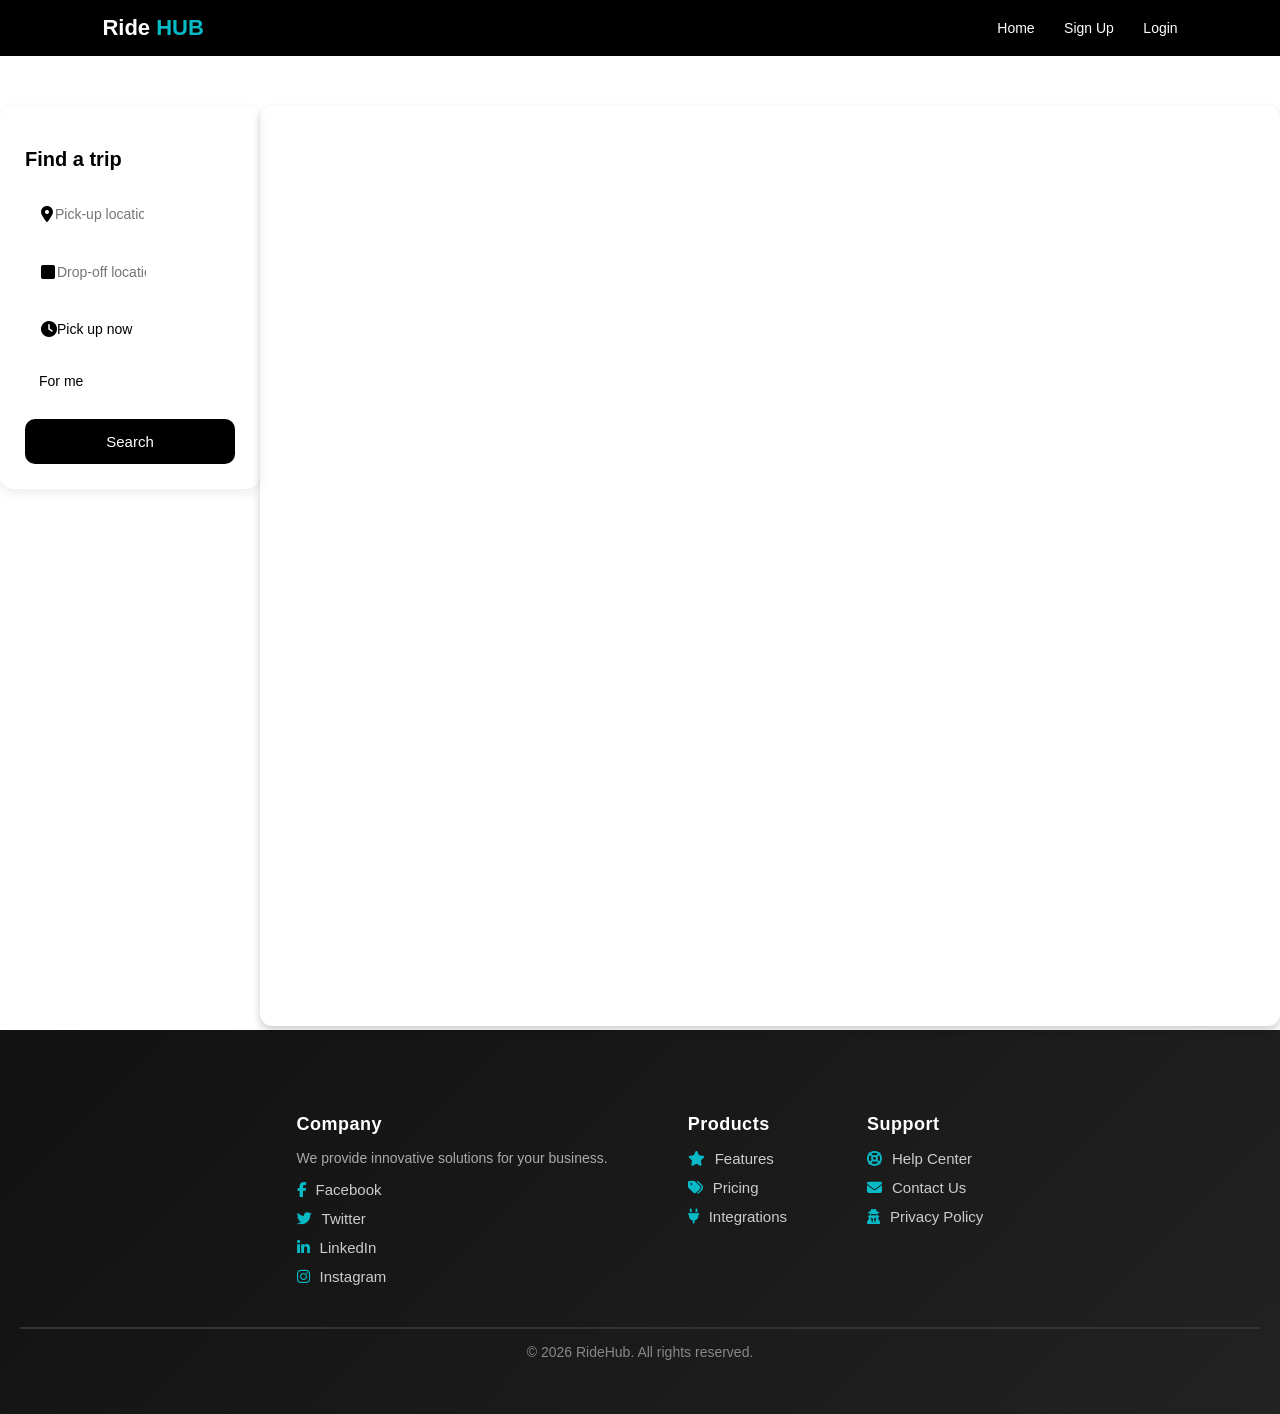
<file: option.html>
<!DOCTYPE html>
<html lang="en">
<head>
 <meta charset="UTF-8">
  <meta name="viewport" content="width=device-width, initial-scale=1.0">
 <title>Document</title>
 <link href="https://fonts.googleapis.com/css2?family=Roboto:ital,wght@0,100..900;1,100..900&display=swap" rel="stylesheet">
 <link rel="stylesheet" href="https://cdnjs.cloudflare.com/ajax/libs/font-awesome/6.5.0/css/all.min.css">
 <link rel="stylesheet" href="./assets/css/option.css">
</head>
<body>

<div class="navbar">
    <div class="logo">Ride <SPan>HUB</SPan></div>
    <div class="nav-links">
        <a href="index.html">Home</a>
        <a href="sign_up.html">Sign Up</a>
        <a href="login.html">Login</a>
    </div>
</div>



 <section>
 
 <div class="option-booking">

 <div class="card">
 <h2>Find a trip</h2>

 <div class="input-box">
 <i class="fa-solid fa-location-dot"></i>
 
 <input type="text" placeholder="Pick-up location">
 </div>

 <div class="input-box">
 <i class="fa-solid fa-square"></i>
 <input type="text" placeholder="Drop-off location">
 </div>

 <div class="input-box">
 <i class="fa-solid fa-clock"></i>
 <select>
 <option>Pick up now</option>
 <option>Schedule for later</option>
 </select>
 
 </div>

 <div class="mini-select">
 
 <select>
 <option>For me</option>
 <option>For someone else</option>
 </select>
 
 </div>
 
<a href="payment.html">
 <button class="search-btn">Search</button>
</a>

 

 </div>

 <div class="option-map">
 <div class="map">
 <iframe src="https://www.google.com/maps/embed?pb=!1m18!1m12!1m3!1d3451.624563264985!2d31.353677223823794!3d30.10493691570089!2m3!1f0!2f0!3f0!3m2!1i1024!2i768!4f13.1!3m3!1m2!1s0x145815005897870b%3A0x8310348f5975f10c!2z2KfZhNmD2YTZitipINin2YTYrdix2KjZitmHINi02KfYsdi5INi52KvZhdin2YYg2KjZhiDYudmB2KfZhiDZiNmB2LHZitivINiz2YXZitmD2Kkg2KjZiNin2KjYqSA1!5e0!3m2!1sar!2seg!4v1772378217764!5m2!1sar!2seg" width="1000" height="900" style="border:0;" allowfullscreen="" loading="lazy" referrerpolicy="no-referrer-when-downgrade"></iframe>
 </div>
 </div>
 </section>

 
<footer class="footer">
  <div class="footer-links">
    <div class="link-column">
      <h4>Company</h4>
      <p>We provide innovative solutions for your business.</p>
      <a href="#"><i class="fab fa-facebook-f"></i> Facebook</a>
      <a href="#"><i class="fab fa-twitter"></i> Twitter</a>
      <a href="#"><i class="fab fa-linkedin-in"></i> LinkedIn</a>
      <a href="#"><i class="fab fa-instagram"></i> Instagram</a>
    </div>

    <div class="link-column">
      <h4>Products</h4>
      <a href="#"><i class="fas fa-star"></i> Features</a>
      <a href="#"><i class="fas fa-tags"></i> Pricing</a>
      <a href="#"><i class="fas fa-plug"></i> Integrations</a>
    </div>

    <div class="link-column">
      <h4>Support</h4>
      <a href="#"><i class="fas fa-life-ring"></i> Help Center</a>
      <a href="#"><i class="fas fa-envelope"></i> Contact Us</a>
      <a href="#"><i class="fas fa-user-secret"></i> Privacy Policy</a>
    </div>
  </div>

  <div class="footer-bottom">
    <hr>
    <p>© 2026 RideHub. All rights reserved.</p>
  </div>
</footer>

<script src="./assets/js/script.js"></script>
</body>
</html>
</file>
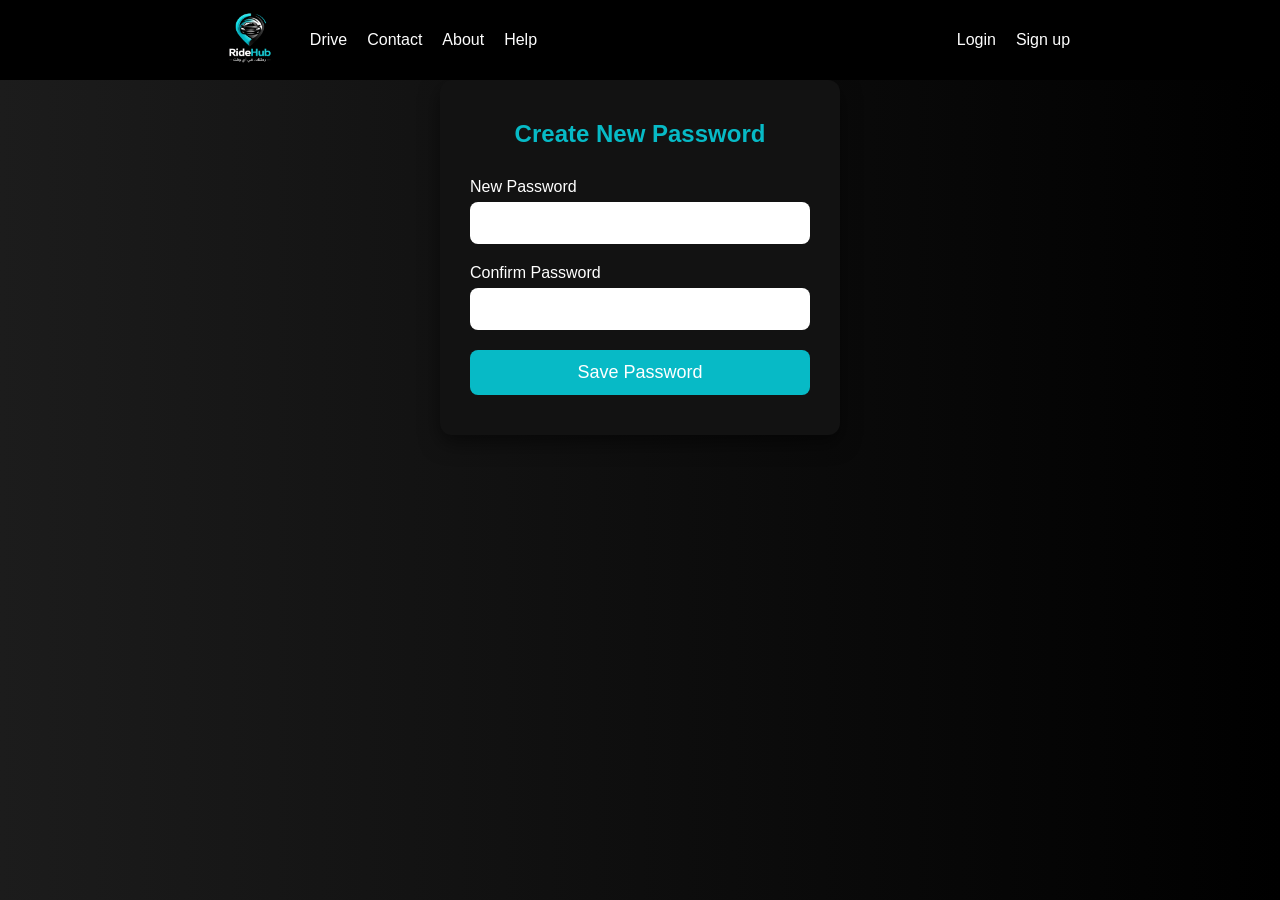
<file: reset.html>
<!DOCTYPE html>
<html>
<head>
  <title>Create New Password</title>
  <link rel="stylesheet" href="./assets/css/reset.css">
</head>
<body>

  
    <nav class="nav_bar">

        <div class="left_nav_side">

            <ul class="left_nav_side_list">
                <li><a href="http://" target="_blank" rel="noopener noreferrer"><img src="./assets/images/logo.png"
                            width="80px" height="80px" alt="logo">
                    </a></li>
                <li><a href="drive.html" target="_blank" rel="noopener noreferrer">Drive</a></li>
                <li> <a href="contact.html" target="_blank" rel="noopener noreferrer">Contact</a></li>
                <li> <a href="about.html" target="_blank" rel="noopener noreferrer">About</a> </li>
                <li><a href="help.html" target="_blank" rel="noopener noreferrer">Help</a></li>
            </ul>


        </div>

        <div class="right_nav_side">
            <ul class="right_nav_side_list">
                <li><a href="login.html" target="_blank" rel="noopener noreferrer">Login</a></li>
                <li><a href="sign_up.html" target="_blank" rel="noopener noreferrer">Sign up</a></li>
            </ul>
        </div>


    </nav>
<div class="login-container">
  <h2>Create New Password</h2>

  <form id="resetForm">
    <div class="form-group">
      <label>New Password</label>
      <input type="password" id="newPassword" required>
    </div>

    <div class="form-group">
      <label>Confirm Password</label>
      <input type="password" id="confirmPassword" required>
    </div>

    <button type="submit" class="login-btn">Save Password</button>

    <div id="message"></div>
  </form>
</div>




<script>
  const form = document.getElementById("resetForm");
  const message = document.getElementById("message");

  form.addEventListener("submit", function(e){
    e.preventDefault();

    const newPass = document.getElementById("newPassword").value;
    const confirmPass = document.getElementById("confirmPassword").value;

    if(newPass !== confirmPass){
      message.style.color = "red";
      message.textContent = "Passwords do not match!";
      return;
    }

    console.log("New Password:", newPass);

    message.style.color = "green";
    message.textContent = "Password updated successfully!";

    setTimeout(()=>{
      window.location.href = "login.html";
    },1500);
  });
</script>

</body>
</html>
</file>
<file: assets/css/home.css>
*{
    margin: 0;
    padding: 0;
    box-sizing: border-box;
}

body {
    font-family: Arial, sans-serif;
    line-height: 1.6;
    font-size: clamp(1rem, 2vw, 1.2rem);
    animation: fadeIn 1s ease-in;
}
.nav_bar{
   display: flex;
   justify-content: space-around;
   align-items: center;
    background: #000000;
    color: rgb(255, 255, 255);
    
   
}

.left_nav_side_list li a,
.right_nav_side_list li a{
    text-decoration: none;
    color: rgb(253, 253, 253);
    display: flex;
    column-gap: 5px;
    transition: 0.5s ease;
}

.left_nav_side_list,
.right_nav_side_list {
    display: flex;
    align-items: center;
    gap: 20px; 
    list-style: none; 
    padding: 0;
    margin: 0;
}
.left_nav_side_list img{
    border-radius: 50%;
}

.left_nav_side_list li a:hover,
.right_nav_side_list li a:hover {
    color: #07bac6;
    text-decoration: underline;
}

.hero{
    position:relative;
    height:100vh;
    display:flex;
    align-items:center;
    justify-content:center;
    padding:0 8%;
    overflow:hidden;
}

/* ===== VIDEO ===== */
.hero-video{
    position:absolute;
    inset:0;
    width:100%;
    height:100%;
    object-fit:cover;
    z-index:-2;
    animation: slowZoom 25s ease-in-out infinite alternate;
}

/* ===== OVERLAY ===== */
.hero::after{
    content:"";
    position:absolute;
    inset:0;
    background:linear-gradient(
        120deg,
        rgba(0,0,0,0.8),
        rgba(0,0,0,0.4)
    );
    z-index:-1;
}


.hero-content{
    max-width:650px;
    width:100%;
    animation: fadeUp 1.2s ease forwards;
}

/* ===== GLASS CARD ===== */
.hero-card{
    background:rgba(255,255,255,0.08);
    backdrop-filter:blur(14px);
    padding:45px;
    border-radius:25px;
    box-shadow:0 20px 60px rgba(0,0,0,0.5);
    transition:0.5s ease;
    animation: floatCard 6s ease-in-out infinite;
}

.hero-card:hover{
    transform:translateY(-10px) scale(1.02);
}

/* ===== TYPING EFFECT ===== */
.typing{
    display:inline-block;
    position:relative;
    color:#fff;
    font-size:3.2rem;
    line-height:1.2;
}

/* Advanced typing reveal */
.typing::after{
    content:"";
    position:absolute;
    right:0;
    top:0;
    height:100%;
    width:100%;
    background:linear-gradient(120deg, rgba(0,0,0,1), rgba(0,0,0,1));
    animation: reveal 1.5s steps(25) forwards;
}

/* Cursor blink */
.typing::before{
    content:"";
    position:absolute;
    right:0;
    top:0;
    width:3px;
    height:100%;
    background:#07bac6;
    animation: blink 0.7s infinite;
}

.brand{
    color:#07bac6;
    opacity:0;
    animation: brandGlow 1.5s ease forwards;
    animation-delay:1.5s;
}

/* ===== PARAGRAPH ===== */
.fade-text{
    margin:25px 0;
    font-size:1.1rem;
    color:#ddd;
    opacity:0;
    animation: fadeIn 2s ease 2.5s forwards;
}

/* ===== BUTTON ===== */
.hero-btn{
    position:relative;
    display:inline-block;
    padding:15px 36px;
    border-radius:50px;
    background:#fff;
    color:#000;
    font-weight:600;
    text-decoration:none;
    overflow:hidden;
    transition:0.3s ease;
}

.hero-btn:hover{
    background:#07bac6;
    transform:translateY(-4px);
}

/* Ripple effect */
.hero-btn::before{
    content:"";
    position:absolute;
    width:0;
    height:0;
    background:rgba(0,0,0,0.2);
    border-radius:50%;
    top:50%;
    left:50%;
    transform:translate(-50%,-50%);
    transition:0.6s ease;
}

.hero-btn:hover::before{
    width:300px;
    height:300px;
}

/* ===== ANIMATIONS ===== */
@keyframes slowZoom{
    from{ transform:scale(1); }
    to{ transform:scale(1.1); }
}

@keyframes fadeUp{
    from{ opacity:0; transform:translateY(40px); }
    to{ opacity:1; transform:translateY(0); }
}

@keyframes floatCard{
    0%{ transform:translateY(0); }
    50%{ transform:translateY(-8px); }
    100%{ transform:translateY(0); }
}

@keyframes reveal{
    from{ width:100%; }
    to{ width:0; }
}

@keyframes blink{
    50%{ opacity:0; }
}

@keyframes brandGlow{
    from{ opacity:0; text-shadow:none; }
    to{ 
        opacity:1;
       text-shadow: 0 0 2px #07bac6,
             0 0 5px #07bac6,
             0 0 10px #07bac6;
}
}
@keyframes fadeIn{
    to{ opacity:1; }
}

/* ===== RESPONSIVE ===== */
@media(max-width:768px){
    .hero-card{
        padding:30px;
    }
    .typing{
        font-size:2.2rem;
    }
    .fade-text{
        font-size:1rem;
    }
}


/* 

.services{
    padding:80px 60px;
    text-align:center;
}

.services h2{
    margin-bottom:40px;
}

.cards{
    display:flex;
    justify-content:center;
    gap:40px;
    flex-wrap:wrap;
}

.card{
    width:250px;
    padding:30px;
    border-radius:10px;
    box-shadow:0 5px 20px rgba(0,0,0,0.1);
    transition:0.3s;
}

.card:hover{
    transform:translateY(-10px);
}

.card h3{
    margin-bottom:15px;
} */
/* ===== SERVICES SECTION ===== */
.services{
    padding:100px 8%;
    text-align:center;
    background:#111;
}

.services h2{
    font-size:2.8rem;
    margin-bottom:50px;
    display:inline-block;
    color:#fff;
    position:relative;
}

.services h2::after{
    content:"";
    display:block;
    width:60px;
    height:4px;
    background:#07bac6;
    margin:12px auto 0;
    border-radius:2px;
}

/* ===== CARDS ===== */
.cards{
    display:flex;
    justify-content:center;
    gap:40px;
    flex-wrap:wrap;
}

/* ===== CARD STYLING ===== */
.card{
    width:280px;
    padding:35px;
    border-radius:20px;
    background: rgba(255,255,255,0.08);
    backdrop-filter: blur(10px);
    box-shadow:0 15px 40px rgba(0,0,0,0.1);
    transition: transform 0.4s ease, box-shadow 0.4s ease;
    cursor:pointer;
    transform-style: preserve-3d;
    animation: fadeUp 1s ease forwards;
}

/* Stagger Animation */
.card:nth-child(1){ animation-delay:0.2s; }
.card:nth-child(2){ animation-delay:0.4s; }
.card:nth-child(3){ animation-delay:0.6s; }

/* Hover 3D + Glow */
.card:hover{
    transform: rotateX(5deg) rotateY(5deg) scale(1.05);
    box-shadow:0 25px 50px rgba(0,123,172,0.4);
    background: rgba(255,255,255,0.12);
}

/* Floating subtle animation */
.card{
    animation: floatCard 6s ease-in-out infinite;
}

/* Card Text */
.card h3{
    font-size:1.6rem;
    margin-bottom:15px;
    color:#07bac6;
    transition: color 0.3s ease;
}

.card p{
    font-size:1rem;
    color:#eee;
    line-height:1.5;
    transition: color 0.3s ease;
}

.card:hover h3,
.card:hover p{
    color:#fff;
}

/* ===== ANIMATIONS ===== */
@keyframes fadeUp{
    from{
        opacity:0;
        transform:translateY(20px);
    }
    to{
        opacity:1;
        transform:translateY(0);
    }
}

@keyframes floatCard{
    0%{ transform: translateY(0px); }
    50%{ transform: translateY(-8px); }
    100%{ transform: translateY(0px); }
}

/* ===== RESPONSIVE ===== */
@media(max-width:768px){
    .cards{
        flex-direction:column;
        align-items:center;
        gap:30px;
    }
    .card{
        width:90%;
    }
}

















.how{
    padding:80px 60px;
    background:#f5f5f5;
    text-align:center;
}

.steps{
    display:flex;
    justify-content:center;
    gap:40px;
    margin-top:40px;
    flex-wrap:wrap;
}

.step{
    width:200px;
}


.cta{
    padding:80px 60px;
    text-align:center;
}

.cta button{
    margin-top:20px;
    padding:12px 25px;
    background:black;
    color:white;
    border:none;
    cursor:pointer;
}
.cta button a{
    text-decoration: none;
    color: #f5f5f5;

}

.footer {
  background: linear-gradient(135deg, #111, #222);
  color: #fff;
  padding: 60px 20px 40px 20px;
  font-family: 'Arial', sans-serif;
  width: 100%; /* Full width */
  box-sizing: border-box;
}

.footer-links {
  display: flex;
  justify-content: center;
  gap: 80px; /* المسافة بين الأعمدة */
  flex-wrap: wrap;
  max-width: 1200px;
  margin: 0 auto;
}

.link-column h4 {
  margin-bottom: 15px;
  font-size: 18px;
  letter-spacing: 0.5px;
}

.link-column p {
  font-size: 14px;
  color: #aaa;
  margin-bottom: 15px;
}

.link-column a {
  display: flex;
  align-items: center;
  color: #ccc;
  text-decoration: none;
  margin-bottom: 12px;
  transition: all 0.3s ease;
  position: relative;
  font-size: 15px;
}

.link-column a i {
  margin-right: 10px;
  color: #07bac6;
  transition: transform 0.3s;
}

.link-column a:hover i {
  transform: translateX(4px);
}

.link-column a::after {
  content: '';
  display: block;
  width: 0%;
  height: 2px;
  background:#07bac6 ;
  transition: width 0.3s;
  position: absolute;
  bottom: -4px;
  left: 0;
}

.link-column a:hover {
  color: #fff;
}

.link-column a:hover::after {
  width: 100%;
}

.footer-bottom {
  text-align: center;
  font-size: 14px;
  color: #888;
  margin-top: 30px;
}

.footer-bottom hr {
  border: 0.5px solid #333;
  margin-bottom: 15px;
}

/* Responsive */
@media (max-width: 1024px) {
  .footer-links {
    gap: 60px;
  }
}

@media (max-width: 768px) {
  .footer-links {
    flex-direction: column;
    align-items: center;
    gap: 40px;
  }
}
</file>
<file: assets/css/booking_page.css>
* {
  padding: 0;
  margin: 0;
  box-sizing: border-box;
}
body {
  font-family: sans-serif;
}

.navbar {
  background: #000;
  padding: 15px 8%;
  display: flex;
  justify-content: space-between;
  align-items: center;
}

.logo {
  color: #fff;
  font-size: 22px;
  font-weight: 600;
}

span {
  color: #07bac6;
}
.nav-links a {
  color: #fff;
  text-decoration: none;
  margin-left: 25px;
  font-size: 14px;
  transition: 0.3s;
}

.nav-links a:hover {
  color: #07bac6;
}
.title h1 {
  font-family: Arial, sans-serif;
  font-size: 30px;
  font-weight: 700;
  padding: 40px 185px;
}
.container {
  width: 80%;
  margin: auto;
  display: flex;
  justify-content: space-around;
  align-items: center;
  border-radius: 20px;
  box-shadow: 0 0 8px rgb(218, 230, 230);
  transition: 
  transform 0.3s,
    box-shadow 0.3s;
  margin-bottom: 20px;
}

.uber-text {
  width: 50%;
  padding: 20px;
  line-height: 24px;
  color: rgb(50 50 50 / 98%);
}
.uber-img img {
  width: 90%;
}

.option-btn {
  padding: 15px 20px;
  border-radius: 6px;
  background: black;
  color: white;
  border: none;
  cursor: pointer;
  display: block;
  margin: 20px 0;
}
.option-btn a {
  text-decoration: none;
  color: #ffffff;
}
.option-btn:hover {
  background-color: rgb(58, 227, 231);
}


.footer {
  background: linear-gradient(135deg, #111, #222);
  color: #fff;
  padding: 60px 20px 40px 20px;
  font-family: 'Arial', sans-serif;
  width: 100%; /* Full width */
  box-sizing: border-box;
}

.footer-links {
  display: flex;
  justify-content: center;
  gap: 80px; /* المسافة بين الأعمدة */
  flex-wrap: wrap;
  max-width: 1200px;
  margin: 0 auto;
}

.link-column h4 {
  margin-bottom: 15px;
  font-size: 18px;
  letter-spacing: 0.5px;
}

.link-column p {
  font-size: 14px;
  color: #aaa;
  margin-bottom: 15px;
}

.link-column a {
  display: flex;
  align-items: center;
  color: #ccc;
  text-decoration: none;
  margin-bottom: 12px;
  transition: all 0.3s ease;
  position: relative;
  font-size: 15px;
}

.link-column a i {
  margin-right: 10px;
  color: #07bac6;
  transition: transform 0.3s;
}

.link-column a:hover i {
  transform: translateX(4px);
}

.link-column a::after {
  content: '';
  display: block;
  width: 0%;
  height: 2px;
  background:#07bac6 ;
  transition: width 0.3s;
  position: absolute;
  bottom: -4px;
  left: 0;
}

.link-column a:hover {
  color: #fff;
}

.link-column a:hover::after {
  width: 100%;
}

.footer-bottom {
  text-align: center;
  font-size: 14px;
  color: #888;
  margin-top: 30px;
}

.footer-bottom hr {
  border: 0.5px solid #333;
  margin-bottom: 15px;
}








@media (max-width: 1000px) {
  .container {
    display: flex;
    flex-direction: column;
  }
  .uber-text {
    width: 80%;
    padding: 20px 20px;
    line-height: 30px;
    color: rgb(50 50 50 / 98%);
  }
}
</file>
<file: assets/css/contact.css>
* {
            margin: 0;
            padding: 0;
            box-sizing: border-box;
            font-family: Arial, Helvetica, sans-serif;
        }

        body {
            background-color: #ffffff;
            color: #000;
        }

        
.navbar{
    background:#000;
    padding:15px 8%;
    display:flex;
    justify-content:space-between;
    align-items:center;
}

.logo{
    color:#fff;
    font-size:22px;
    font-weight:600;
}

span{
   color: #07bac6;
}
.nav-links a{
    color:#fff;
    text-decoration:none;
    margin-left:25px;
    font-size:14px;
    transition:0.3s;
}

.nav-links a:hover{
    color:#07bac6;
}



        
        .hero {
            text-align: center;
            padding: 80px 20px 60px;
        }

        .hero h1 {
            font-size: 42px;
            margin-bottom: 15px;
        }

        .hero p {
            color: #555;
            font-size: 18px;
        }

        
        .info-section {
            display: flex;
            justify-content: center;
            gap: 25px;
            padding: 0 8%;
            flex-wrap: wrap;
            margin-bottom: 80px;
        }

        .card {
        
            border: 1px solid #eee;
            padding: 30px;
            border-radius: 16px;
            transition: 0.3s;
            background: #fff;
        }

        .card:hover {
            box-shadow: 0 10px 25px rgba(0,0,0,0.08);
            transform: translateY(-5px);
        }

        .card h3 {
            margin-bottom: 10px;
        }

        .card p {
            color: #666;
        }

        
        .form-section {
            background: #f7f7f7;
            padding: 80px 8%;
        }

        .form-container {
            max-width: 600px;
            margin: auto;
            background: #fff;
            padding: 40px;
            border-radius: 20px;
            box-shadow: 0 15px 40px rgba(0,0,0,0.05);
        }

        .form-container h2 {
            margin-bottom: 25px;
            font-size: 28px;
        }

        .form-group {
            margin-bottom: 20px;
        }

        .form-group label {
            display: block;
            margin-bottom: 8px;
            font-size: 14px;
        }

        .form-group input,
        .form-group textarea {
            width: 100%;
            padding: 12px;
            border-radius: 8px;
            border: 1px solid #ddd;
            font-size: 14px;
        }

        .form-group textarea {
            resize: none;
            height: 120px;
        }

        .btn {
            width: 100%;
            padding: 14px;
            background: #000;
            color: #fff;
            border: none;
            border-radius: 10px;
            font-size: 16px;
            cursor: pointer;
            transition: 0.3s;
        }

        .btn:hover {
            background: #333;
        }

         span{
            color: #07bac6;
         }
       
         .footer {
  background: linear-gradient(135deg, #111, #222);
  color: #fff;
  padding: 60px 20px 40px 20px;
  font-family: 'Arial', sans-serif;
  width: 100%; /* Full width */
  box-sizing: border-box;
}

.footer-links {
  display: flex;
  justify-content: center;
  gap: 80px; /* المسافة بين الأعمدة */
  flex-wrap: wrap;
  max-width: 1200px;
  margin: 0 auto;
}

.link-column h4 {
  margin-bottom: 15px;
  font-size: 18px;
  letter-spacing: 0.5px;
}

.link-column p {
  font-size: 14px;
  color: #aaa;
  margin-bottom: 15px;
}

.link-column a {
  display: flex;
  align-items: center;
  color: #ccc;
  text-decoration: none;
  margin-bottom: 12px;
  transition: all 0.3s ease;
  position: relative;
  font-size: 15px;
}

.link-column a i {
  margin-right: 10px;
  color: #07bac6;
  transition: transform 0.3s;
}

.link-column a:hover i {
  transform: translateX(4px);
}

.link-column a::after {
  content: '';
  display: block;
  width: 0%;
  height: 2px;
  background:#07bac6 ;
  transition: width 0.3s;
  position: absolute;
  bottom: -4px;
  left: 0;
}

.link-column a:hover {
  color: #fff;
}

.link-column a:hover::after {
  width: 100%;
}

.footer-bottom {
  text-align: center;
  font-size: 14px;
  color: #888;
  margin-top: 30px;
}

.footer-bottom hr {
  border: 0.5px solid #333;
  margin-bottom: 15px;
}
</file>
<file: assets/css/drive.css>
/* all  */
* {
  margin: 0;
  padding: 0;
  box-sizing: border-box;
  font-family: "Roboto", sans-serif;
}
/*  start navbar */
.navbar {
  background: #000;
  padding: 15px 8%;
  display: flex;
  justify-content: space-between;
  align-items: center;
}

.logo {
  color: #fff;
  font-size: 22px;
  font-weight: 600;
}

span {
  color: #07bac6;
}
.nav-links a {
  color: #fff;
  text-decoration: none;
  margin-left: 25px;
  font-size: 14px;
  transition: 0.3s;
}

.nav-links a:hover {
  color: #07bac6;
}
/* end navbar */
/* start content-drive1  */
.content-drive1 {
  line-height: 50px;
  margin: 50px;
  display: flex;
  align-items: center;
  justify-content: center;
  gap: 80px;
}

.img-drive img {
  width: 400px;
  border-radius: 15px;
  animation: float 3s ease-in-out infinite;
}

@keyframes float {
  0% {
    transform: translateY(0);
  }
  50% {
    transform: translateY(-10px);
  }
  100% {
    transform: translateY(0);
  }
}

.drive-text {
  padding: 50px;
}
.drive-text h1 {
  font-size: 50px;
  color: #343934;
  text-shadow: 1px 1px 3px #555;
}
.drive-text h3 {
  font-size: 25px;
  color: #574c4c;
}
.drive-text p {
  line-height: 30px;
  color: #42495a;
}
.drive-text .sign-up {
  font-size: 15px;
  font-weight: bold;
  background-color: black;
  border: none;
  width: 150px;
  color: white;
  height: 45px;
  border-radius: 8px;
  margin-top: 15px;
}
.drive-text .sign-up:hover {
  background-color: #07bac6;
}
/* end content-drive1 */

/* start Types  container */
.container {
  width: 60%;
  height: 30vh;
  margin: 20px auto;
  line-height: 30px;
  display: flex;
  justify-content: center;
  align-items: center;
  border-radius: 10px;
  box-shadow: 0 0 8px rgb(218, 230, 230);
  transition: 0.3s;
}
.container:hover {
  transform: translateY(-10px);
}
.container .imge img {
  margin-top: 30px;
}
.started,
.Picking,
.Leaving {
  display: flex;
  align-items: center;
  justify-content: center;
  gap: 100px;
  margin-bottom: 50px;
  color: #343934;
}
.Matching {
  display: flex;
  align-items: center;
  justify-content: center;
  gap: 100px;
  margin-right: 40px;
  margin-bottom: 40px;
  color: #343934;
}

.Taking {
  display: flex;
  align-items: center;
  justify-content: center;
  gap: 100px;
  margin-right: 80px;
  margin-bottom: 60px;
  color: #343934;
}

.options {
  margin: 50px 0;
  display: flex;
  align-items: center;
  justify-content: center;
}
.options a button {
  width: 130px;
  height: 50px;
  background-color: black;
  border: none;
  border-radius: 10px;
  color: white;
  font-size: 15px;
  font-weight: bold;
}
.options a button:hover {
  background-color: #07bac6;
}

@media (max-width: 1050px) {
  .content-drive1 {
    gap: 10px;
    margin: 30px 20px;
  }

  .img-drive img {
    width: 320px;
  }

  .started,
  .Matching,
  .Picking,
  .Taking,
  .Leaving {
    gap: 60px;
  }
}
@media (max-width: 1150px) {
    .container {
    width: 90%;
    height: auto;
    padding: 20px;
  }
}
@media (max-width: 900px) {
  .content-drive1 {
    flex-direction: column;
    text-align: center;
    gap: 5px;
  }

  .img-drive img {
    width: 350px;
  }

  .container {
    width: 90%;
    height: auto;
    padding: 20px;
  }

  .started,
  .Matching,
  .Picking,
  .Taking,
  .Leaving {
    flex-direction: column;
    gap: 20px;
    margin: 0;
    text-align: center;
  }
}

.footer {
  background: linear-gradient(135deg, #111, #222);
  color: #fff;
  padding: 60px 20px 40px 20px;
  font-family: 'Arial', sans-serif;
  width: 100%; /* Full width */
  box-sizing: border-box;
}

.footer-links {
  display: flex;
  justify-content: center;
  gap: 80px; /* المسافة بين الأعمدة */
  flex-wrap: wrap;
  max-width: 1200px;
  margin: 0 auto;
}

.link-column h4 {
  margin-bottom: 15px;
  font-size: 18px;
  letter-spacing: 0.5px;
}

.link-column p {
  font-size: 14px;
  color: #aaa;
  margin-bottom: 15px;
}

.link-column a {
  display: flex;
  align-items: center;
  color: #ccc;
  text-decoration: none;
  margin-bottom: 12px;
  transition: all 0.3s ease;
  position: relative;
  font-size: 15px;
}

.link-column a i {
  margin-right: 10px;
  color: #07bac6;
  transition: transform 0.3s;
}

.link-column a:hover i {
  transform: translateX(4px);
}

.link-column a::after {
  content: '';
  display: block;
  width: 0%;
  height: 2px;
  background:#07bac6 ;
  transition: width 0.3s;
  position: absolute;
  bottom: -4px;
  left: 0;
}

.link-column a:hover {
  color: #fff;
}

.link-column a:hover::after {
  width: 100%;
}

.footer-bottom {
  text-align: center;
  font-size: 14px;
  color: #888;
  margin-top: 30px;
}

.footer-bottom hr {
  border: 0.5px solid #333;
  margin-bottom: 15px;
}
</file>
<file: assets/css/drive_signup.css>
/* all  */
* {
  box-sizing: border-box;
  margin: 0;
  padding: 0;
  font-family: Arial, sans-serif;
}
/* navbar  */
.navbar {
  background: #000;
  padding: 15px 8%;
  display: flex;
  justify-content: space-between;
  align-items: center;
}

.logo {
  color: #fff;
  font-size: 22px;
  font-weight: 600;
}

span {
  color: #07bac6;
}
.nav-links a {
  color: #fff;
  text-decoration: none;
  margin-left: 25px;
  font-size: 14px;
  transition: 0.3s;
}

.nav-links a:hover {
  color: #07bac6;
}

/* driver-form-container */
.driver-form-container {
  margin: 50px auto;
  background: #fff;
  padding: 30px 40px;
  border-radius: 12px;
  box-shadow: 0 8px 20px rgba(0, 0, 0, 0.1);
  width: 100%;
  max-width: 500px;
}

.driver-form-container h2 {
  text-align: center;
  margin-bottom: 20px;
  color: #333;
}

/* form-grou  */
.form-group {
  margin-bottom: 15px;
}

.form-group label {
  display: block;
  margin-bottom: 5px;
  color: #555;
  font-weight: 500;
}

.form-group input,
.form-group select,
.form-group textarea {
  width: 100%;
  padding: 10px 12px;
  border-radius: 8px;
  border: 1px solid #ccc;
  font-size: 14px;
  transition: 0.3s;
}

.form-group input:focus,
.form-group select:focus,
.form-group textarea:focus {
  border-color: #007bff;
  outline: none;
}

textarea {
  resize: vertical;
  min-height: 80px;
}

.submit-btn {
  width: 100%;
  padding: 12px;
  background-color: #000;
  border: none;
  border-radius: 8px;
  color: #fff;
  font-size: 16px;
  cursor: pointer;
  transition: 0.3s;
}

.submit-btn:hover {
  background: #07bac6;
}

.footer {
  background: linear-gradient(135deg, #111, #222);
  color: #fff;
  padding: 60px 20px 40px 20px;
  font-family: 'Arial', sans-serif;
  width: 100%; /* Full width */
  box-sizing: border-box;
}

.footer-links {
  display: flex;
  justify-content: center;
  gap: 80px; /* المسافة بين الأعمدة */
  flex-wrap: wrap;
  max-width: 1200px;
  margin: 0 auto;
}

.link-column h4 {
  margin-bottom: 15px;
  font-size: 18px;
  letter-spacing: 0.5px;
}

.link-column p {
  font-size: 14px;
  color: #aaa;
  margin-bottom: 15px;
}

.link-column a {
  display: flex;
  align-items: center;
  color: #ccc;
  text-decoration: none;
  margin-bottom: 12px;
  transition: all 0.3s ease;
  position: relative;
  font-size: 15px;
}

.link-column a i {
  margin-right: 10px;
  color: #07bac6;
  transition: transform 0.3s;
}

.link-column a:hover i {
  transform: translateX(4px);
}

.link-column a::after {
  content: '';
  display: block;
  width: 0%;
  height: 2px;
  background:#07bac6 ;
  transition: width 0.3s;
  position: absolute;
  bottom: -4px;
  left: 0;
}

.link-column a:hover {
  color: #fff;
}

.link-column a:hover::after {
  width: 100%;
}

.footer-bottom {
  text-align: center;
  font-size: 14px;
  color: #888;
  margin-top: 30px;
}

.footer-bottom hr {
  border: 0.5px solid #333;
  margin-bottom: 15px;
}







/*media */
@media (max-width: 500px) {
  .driver-form-container {
    padding: 20px;
  }
}
</file>
<file: assets/css/login.css>
* {
      box-sizing: border-box;
      margin: 0;
      padding: 0;
      font-family: 'Roboto', sans-serif;
    }

    body {
      height: 100vh;
      /* display: flex; */
      justify-content: center;
      align-items: center;
      background: linear-gradient(to right, #1c1c1c, #000);
      color: #fff;
    }

    
.navbar{
    background:#000;
    padding:15px 8%;
    display:flex;
    justify-content:space-between;
    align-items:center;
}

.logo{
    color:#fff;
    font-size:22px;
    font-weight:600;
}

span{
   color: #07bac6;
}
.nav-links a{
    color:#fff;
    text-decoration:none;
    margin-left:25px;
    font-size:14px;
    transition:0.3s;
}

.nav-links a:hover{
    color:#07bac6;
}

    .login-container {
      background-color: #121212;
      padding: 40px 30px;
      border-radius: 12px;
      width: 90%;
      max-width: 400px;
      box-shadow: 0 8px 20px rgba(0,0,0,0.5);
      margin: auto;
    }

    .login-container h2 {
      text-align: center;
      margin-bottom: 30px;
      color: #07bac6; 
    }

    .form-group {
      margin-bottom: 20px;
    }

    .form-group label {
      display: block;
      margin-bottom: 6px;
      font-weight: 500;
    }

    .form-group input {
      width: 100%;
      padding: 12px;
      border-radius: 8px;
      border: none;
      outline: none;
      font-size: 16px;
    }

    .login-btn {
      width: 100%;
      padding: 12px;
      background-color: #07bac6;
      border: none;
      border-radius: 8px;
      color: #fff;
      font-size: 18px;
      cursor: pointer;
      
    }

    .login-btn:hover {
      background-color:#07bac6;
    }

    .forgot {
      text-align: center;
      margin-top: 15px;
    }

    .forgot a {
      color:#07bac6;
      text-decoration: none;
      font-size: 14px;
    }

    /* Optional: simple focus effect */
    .form-group input:focus {
      outline: 2px solid #07bac6;
    }


.footer {
  background: linear-gradient(135deg, #111, #222);
  color: #fff;
  padding: 60px 20px 40px 20px;
  font-family: 'Arial', sans-serif;
  width: 100%; /* Full width */
  box-sizing: border-box;
}

.footer-links {
  display: flex;
  justify-content: center;
  gap: 80px; /* المسافة بين الأعمدة */
  flex-wrap: wrap;
  max-width: 1200px;
  margin: 0 auto;
}

.link-column h4 {
  margin-bottom: 15px;
  font-size: 18px;
  letter-spacing: 0.5px;
}

.link-column p {
  font-size: 14px;
  color: #aaa;
  margin-bottom: 15px;
}

.link-column a {
  display: flex;
  align-items: center;
  color: #ccc;
  text-decoration: none;
  margin-bottom: 12px;
  transition: all 0.3s ease;
  position: relative;
  font-size: 15px;
}

.link-column a i {
  margin-right: 10px;
  color: #07bac6;
  transition: transform 0.3s;
}

.link-column a:hover i {
  transform: translateX(4px);
}

.link-column a::after {
  content: '';
  display: block;
  width: 0%;
  height: 2px;
  background:#07bac6 ;
  transition: width 0.3s;
  position: absolute;
  bottom: -4px;
  left: 0;
}

.link-column a:hover {
  color: #fff;
}

.link-column a:hover::after {
  width: 100%;
}

.footer-bottom {
  text-align: center;
  font-size: 14px;
  color: #888;
  margin-top: 30px;
}

.footer-bottom hr {
  border: 0.5px solid #333;
  margin-bottom: 15px;
}




    /* Responsive */
    @media (max-width: 480px) {
      .login-container {
        padding: 30px 20px;
      }
    }
</file>
<file: assets/css/forgot_pass.css>
.nav_bar{
   display: flex;
   justify-content: space-around;
   align-items: center;
    background: #000000;
    color: rgb(255, 255, 255);
    
   
}

.left_nav_side_list li a,
.right_nav_side_list li a{
    text-decoration: none;
    color: rgb(253, 253, 253);
    display: flex;
    column-gap: 5px;
    transition: 0.5s ease;
}

.left_nav_side_list,
.right_nav_side_list {
    display: flex;
    align-items: center;
    gap: 20px; 
    list-style: none; 
    padding: 0;
    margin: 0;
}
.left_nav_side_list img{
    border-radius: 50%;
}

.left_nav_side_list li a:hover,
.right_nav_side_list li a:hover {
    color: #07bac6;
    text-decoration: underline;
}
.login-container{
  height: 300px;
  margin-bottom: 300px;
}
.footer {
  background: linear-gradient(135deg, #111, #222);
  color: #fff;
  padding: 60px 20px 40px 20px;
  font-family: 'Arial', sans-serif;
  width: 100%; 
  box-sizing: border-box;
}

.footer-links {
  display: flex;
  justify-content: center;
  gap: 80px; 
  flex-wrap: wrap;
  max-width: 1200px;
  margin: 0 auto;
}

.link-column h4 {
  margin-bottom: 15px;
  font-size: 18px;
  letter-spacing: 0.5px;
}

.link-column p {
  font-size: 14px;
  color: #aaa;
  margin-bottom: 15px;
}

.link-column a {
  display: flex;
  align-items: center;
  color: #ccc;
  text-decoration: none;
  margin-bottom: 12px;
  transition: all 0.3s ease;
  position: relative;
  font-size: 15px;
}

.link-column a i {
  margin-right: 10px;
  color: #07bac6;
  transition: transform 0.3s;
}

.link-column a:hover i {
  transform: translateX(4px);
}

.link-column a::after {
  content: '';
  display: block;
  width: 0%;
  height: 2px;
  background:#07bac6 ;
  transition: width 0.3s;
  position: absolute;
  bottom: -4px;
  left: 0;
}

.link-column a:hover {
  color: #fff;
}

.link-column a:hover::after {
  width: 100%;
}

.footer-bottom {
  text-align: center;
  font-size: 14px;
  color: #888;
  margin-top: 30px;
}

.footer-bottom hr {
  border: 0.5px solid #333;
  margin-bottom: 15px;
}
</file>
<file: assets/css/help.css>
*{
    margin:0;
    padding:0;
    box-sizing:border-box;
    font-family:'Poppins',sans-serif;
}

body{
    background:#f6f7f9;
    color:#111;
}


.navbar{
    background:#000;
    padding:15px 8%;
    display:flex;
    justify-content:space-between;
    align-items:center;
}

.logo{
    color:#fff;
    font-size:22px;
    font-weight:600;
}

span{
   color: #07bac6;
}
.nav-links a{
    color:#fff;
    text-decoration:none;
    margin-left:25px;
    font-size:14px;
    transition:0.3s;
}

.nav-links a:hover{
    color:#07bac6;
}


.hero{
    background:#000;
    color:#fff;
    text-align:center;
    padding:80px 20px;
}

.hero h1{
    font-size:38px;
    margin-bottom:20px;
}

.search-box{
    max-width:600px;
    margin:0 auto;
    display:flex;
}

.search-box input{
    flex:1;
    padding:15px;
    border:none;
    border-radius:5px 0 0 5px;
    outline:none;
}

.search-box button{
    padding:15px 25px;
    border:none;
    background:#07bac6;
    color:#fff;
    border-radius:0 5px 5px 0;
    cursor:pointer;
    transition:0.3s;
}

.search-box button:hover{
    background:#0a9faa;
}


.categories{
    padding:60px 8%;
    display:flex;
    justify-content:center;
    gap:25px;
    flex-wrap:wrap; 
}

.card{
    width: 300px;
    background:#fff;
    padding:25px;
    border-radius:12px;
    box-shadow:0 5px 15px rgba(0,0,0,0.05);
    transition:0.3s;
    cursor:pointer;
}

.card:hover{
    transform:translateY(-5px);
}

.card h3{
    margin-bottom:10px;
}

.card p{
    font-size:14px;
    color:#555;
}




.Questions{
    padding:60px 8%;
}

.Questions h2{
    margin-bottom:30px;
}

.Questions-item{
    background:#fff;
    margin-bottom:15px;
    padding:20px;
    border-radius:8px;
    cursor:pointer;
}

.Questions-item summary{
    font-weight:500;
    cursor:pointer;
}

.Questions-item p{
    margin-top:10px;
    font-size:14px;
    color:#555;
}


.contact{
    background:#000;
    color:#fff;
    text-align:center;
    padding:50px 20px;
}

.contact button{
    margin-top:20px;
    padding:12px 25px;
    border:none;
    background:#07bac6;
    color:#fff;
    border-radius:5px;
    cursor:pointer;
    transition:0.3s;
}

.contact button:hover{
    background:#71c2c2;
}

.contact button a{
    text-decoration: none;
    color: #fff;
}


.footer {
  background: linear-gradient(135deg, #111, #222);
  color: #fff;
  padding: 60px 20px 40px 20px;
  font-family: 'Arial', sans-serif;
  width: 100%; /* Full width */
  box-sizing: border-box;
}

.footer-links {
  display: flex;
  justify-content: center;
  gap: 80px; /* المسافة بين الأعمدة */
  flex-wrap: wrap;
  max-width: 1200px;
  margin: 0 auto;
}

.link-column h4 {
  margin-bottom: 15px;
  font-size: 18px;
  letter-spacing: 0.5px;
}

.link-column p {
  font-size: 14px;
  color: #aaa;
  margin-bottom: 15px;
}

.link-column a {
  display: flex;
  align-items: center;
  color: #ccc;
  text-decoration: none;
  margin-bottom: 12px;
  transition: all 0.3s ease;
  position: relative;
  font-size: 15px;
}

.link-column a i {
  margin-right: 10px;
  color: #07bac6;
  transition: transform 0.3s;
}

.link-column a:hover i {
  transform: translateX(4px);
}

.link-column a::after {
  content: '';
  display: block;
  width: 0%;
  height: 2px;
  background:#07bac6 ;
  transition: width 0.3s;
  position: absolute;
  bottom: -4px;
  left: 0;
}

.link-column a:hover {
  color: #fff;
}

.link-column a:hover::after {
  width: 100%;
}

.footer-bottom {
  text-align: center;
  font-size: 14px;
  color: #888;
  margin-top: 30px;
}

.footer-bottom hr {
  border: 0.5px solid #333;
  margin-bottom: 15px;
}
</file>
<file: assets/css/option.css>
body{
 
 font-family: sans-serif;
 padding: 0;
 margin: 0;
 box-sizing: border-box;
}

.navbar{
    background:#000;
    padding:15px 8%;
    display:flex;
    justify-content:space-between;
    align-items:center;
    margin-bottom: 50px;
}

.logo{
    color:#fff;
    font-size:22px;
    font-weight:600;
}

span{
   color: #07bac6;
}
.nav-links a{
    color:#fff;
    text-decoration:none;
    margin-left:25px;
    font-size:14px;
    transition:0.3s;
}

.nav-links a:hover{
    color:#07bac6;
}


.title h1{
 font-family: UberMove, UberMoveText, system-ui, "Helvetica Neue", Helvetica, Arial, sans-serif; 
 font-size: 30px;
 font-weight: 700; 
 padding: 40px 185px;
}
.container{

 width: 80%;
 margin: auto;
 display: flex;
 
 justify-content:space-around;
 align-items: center;
 
 border-radius: 20px; 
 /* box-shadow: 0 4px 8px 8px rgb(218, 230, 230); */
 box-shadow: 0 0 8px rgb(218, 230, 230);
 transition: transform 0.3s, box-shadow 0.3s; 
 margin-bottom: 20px;
 

}


.uber-text{

 width: 50%;
 padding: 20px;
 line-height: 24px;
 color:rgb(50 50 50 / 98%);
 
 
}
.uber-img img{
 width:90%;
 
}


.option-btn{
 padding:12px 20px;
 background:black;
 color:white;
 border:none;
 cursor:pointer;
 display: block;
 margin: auto;
}
.option-btn a{
 text-decoration: none;
 color: hashtag#ffffff;
}
.option-btn:hover{
 background-color:rgb(58, 227, 231) ;
 a{
 color: black;
 }
}

iframe{
 border-radius: 12px;
 overflow: hidden; 
 box-shadow: 0 4px 8px rgba(0,0,0,0.2);
 padding: 10px;
 
}
 
/* */


body {
 background: hashtag#f6f6f6;
}



.card {
 background: hashtag#fff;
 width: 360px;
 padding: 25px;
 border-radius: 14px;
 box-shadow: 0 4px 12px rgba(0,0,0,0.08);
}

.card h2 {
 margin-bottom: 20px;
 font-size: 20px;
}

.input-box {
 position: relative;
 display: flex;
 align-items: center;
 background: hashtag#f1f1f1;
 padding: 14px 16px;
 border-radius: 10px;
 margin-bottom: 12px;
}

.input-box input,
.input-box select {
 border: none;
 background: transparent;
 outline: none;
 width: 50%;
 font-size: 14px;
 appearance: none;
 
}

.mini-select {
 position: relative;
 display: inline-flex;
 align-items: center;
 background: hashtag#f1f1f1;
 padding: 10px 14px;
 border-radius: 20px;
 margin-bottom: 20px;
}

.mini-select select {
 border: none;
 background: transparent;
 outline: none;
 appearance: none;
 font-size: 14px;
 padding-right: 18px;
}






.option-booking{

 
 display: flex;
 justify-content: space-around;
 align-items: flex-start;
 


 
}



.search-btn {
 width: 100%;
 padding: 14px;
 background: black;
 color: white;
 border: none;
 border-radius: 10px;
 font-size: 15px;
 cursor: pointer;
 transition: 0.3s;
}
.search-btn:hover{
 background-color:rgb(58, 227, 231) ;
 color: black;
}

.search-btn:hover {
 opacity: 0.9;
}


.footer {
  background: linear-gradient(135deg, #111, #222);
  color: #fff;
  padding: 60px 20px 40px 20px;
  font-family: 'Arial', sans-serif;
  width: 100%; /* Full width */
  box-sizing: border-box;
}

.footer-links {
  display: flex;
  justify-content: center;
  gap: 80px; /* المسافة بين الأعمدة */
  flex-wrap: wrap;
  max-width: 1200px;
  margin: 0 auto;
}

.link-column h4 {
  margin-bottom: 15px;
  font-size: 18px;
  letter-spacing: 0.5px;
}

.link-column p {
  font-size: 14px;
  color: #aaa;
  margin-bottom: 15px;
}

.link-column a {
  display: flex;
  align-items: center;
  color: #ccc;
  text-decoration: none;
  margin-bottom: 12px;
  transition: all 0.3s ease;
  position: relative;
  font-size: 15px;
}

.link-column a i {
  margin-right: 10px;
  color: #07bac6;
  transition: transform 0.3s;
}

.link-column a:hover i {
  transform: translateX(4px);
}

.link-column a::after {
  content: '';
  display: block;
  width: 0%;
  height: 2px;
  background:#07bac6 ;
  transition: width 0.3s;
  position: absolute;
  bottom: -4px;
  left: 0;
}

.link-column a:hover {
  color: #fff;
}

.link-column a:hover::after {
  width: 100%;
}

.footer-bottom {
  text-align: center;
  font-size: 14px;
  color: #888;
  margin-top: 30px;
}

.footer-bottom hr {
  border: 0.5px solid #333;
  margin-bottom: 15px;
}
</file>
